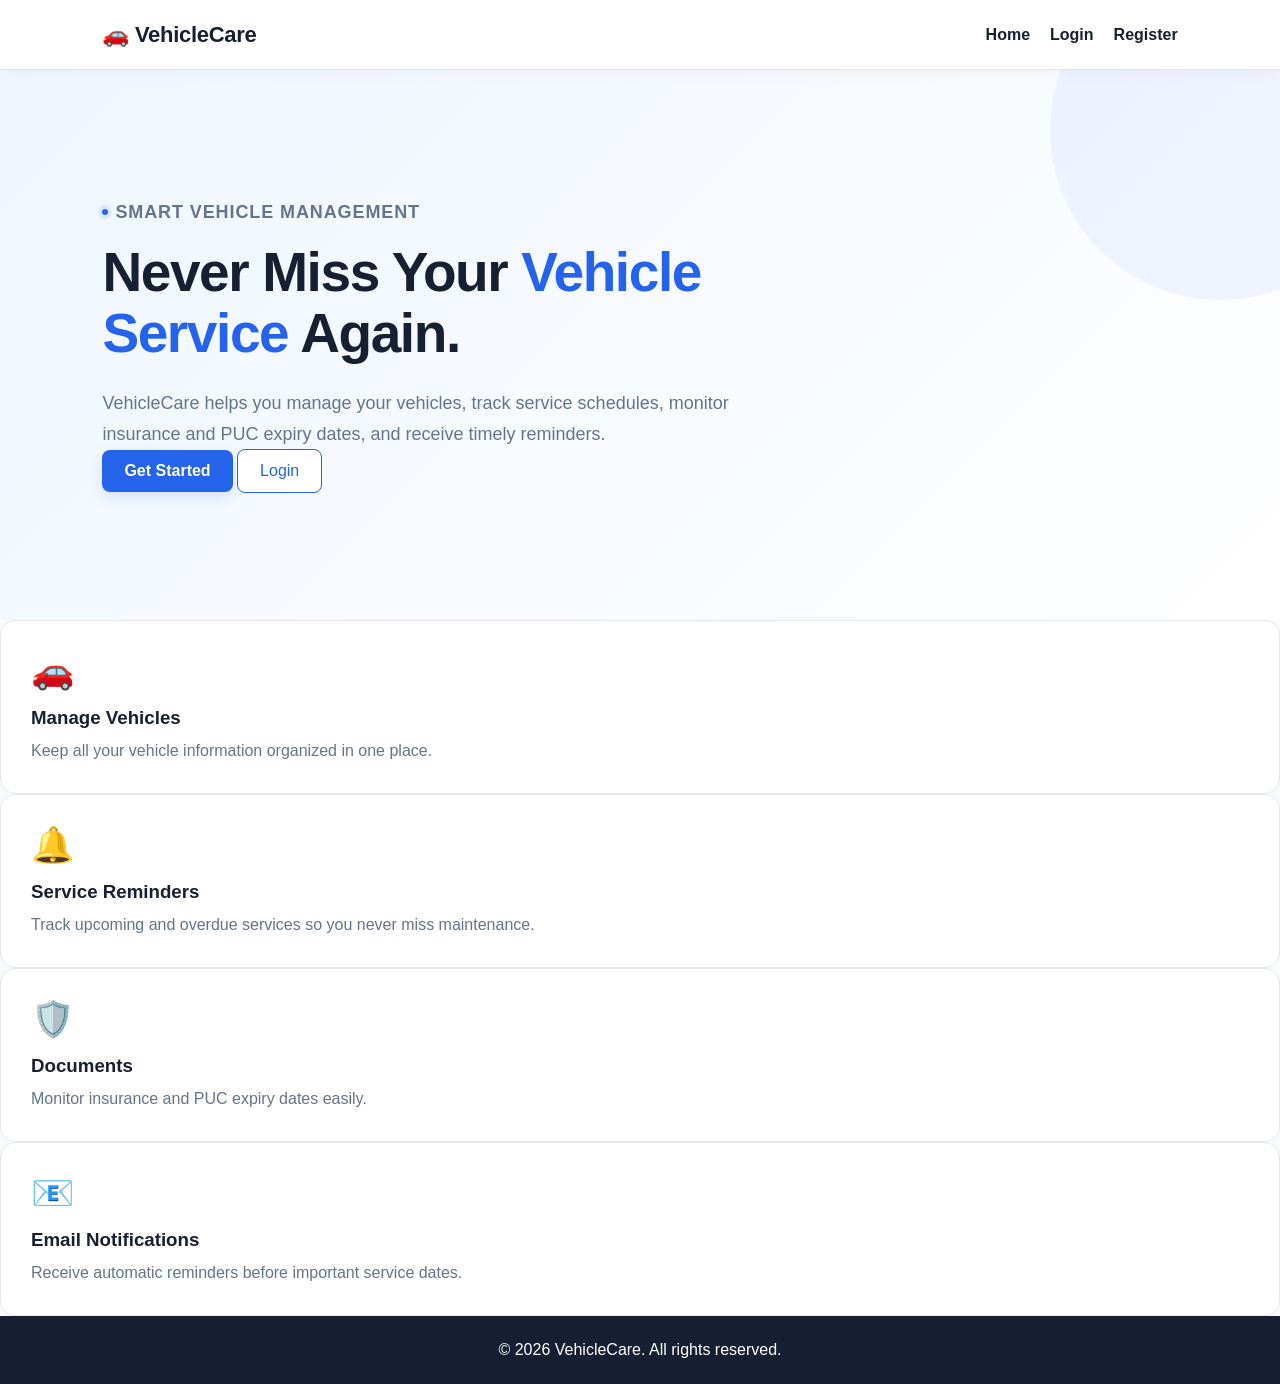
<file: frontend/index.html>
<!DOCTYPE html>
<html lang="en">

<head>
    <meta charset="UTF-8">
    <meta name="viewport" content="width=device-width, initial-scale=1.0">

    <title>VehicleCare - Vehicle Service Reminder</title>

    <link rel="stylesheet" href="css/style.css">
</head>

<body>

    <!-- NAVBAR -->

    <nav class="navbar">

        <div class="logo">
            🚗 VehicleCare
        </div>

        <div class="nav-links">

            <a href="index.html">
                Home
            </a>

            <a href="login.html">
                Login
            </a>

            <a href="register.html">
                Register
            </a>

        </div>

    </nav>


    <!-- HERO -->

    <main class="hero">

        <div class="hero-content">

            <p class="tag">
                SMART VEHICLE MANAGEMENT
            </p>

            <h1>
                Never Miss Your
                <span>Vehicle Service</span>
                Again.
            </h1>

            <p>
                VehicleCare helps you manage your vehicles,
                track service schedules, monitor insurance and
                PUC expiry dates, and receive timely reminders.
            </p>

            <div class="hero-actions">

                <a
                    href="register.html"
                    class="primary-btn"
                >
                    Get Started
                </a>

                <a
                    href="login.html"
                    class="secondary-btn"
                >
                    Login
                </a>

            </div>

        </div>

    </main>


    <!-- FEATURES -->

    <section class="features-section">

        <div class="feature-card">

            <div class="feature-icon">
                🚗
            </div>

            <h3>
                Manage Vehicles
            </h3>

            <p>
                Keep all your vehicle information
                organized in one place.
            </p>

        </div>


        <div class="feature-card">

            <div class="feature-icon">
                🔔
            </div>

            <h3>
                Service Reminders
            </h3>

            <p>
                Track upcoming and overdue services
                so you never miss maintenance.
            </p>

        </div>


        <div class="feature-card">

            <div class="feature-icon">
                🛡️
            </div>

            <h3>
                Documents
            </h3>

            <p>
                Monitor insurance and PUC expiry
                dates easily.
            </p>

        </div>


        <div class="feature-card">

            <div class="feature-icon">
                📧
            </div>

            <h3>
                Email Notifications
            </h3>

            <p>
                Receive automatic reminders before
                important service dates.
            </p>

        </div>

    </section>


    <!-- FOOTER -->

    <footer>

        <p>
            © 2026 VehicleCare. All rights reserved.
        </p>

    </footer>


</body>

</html>
</file>
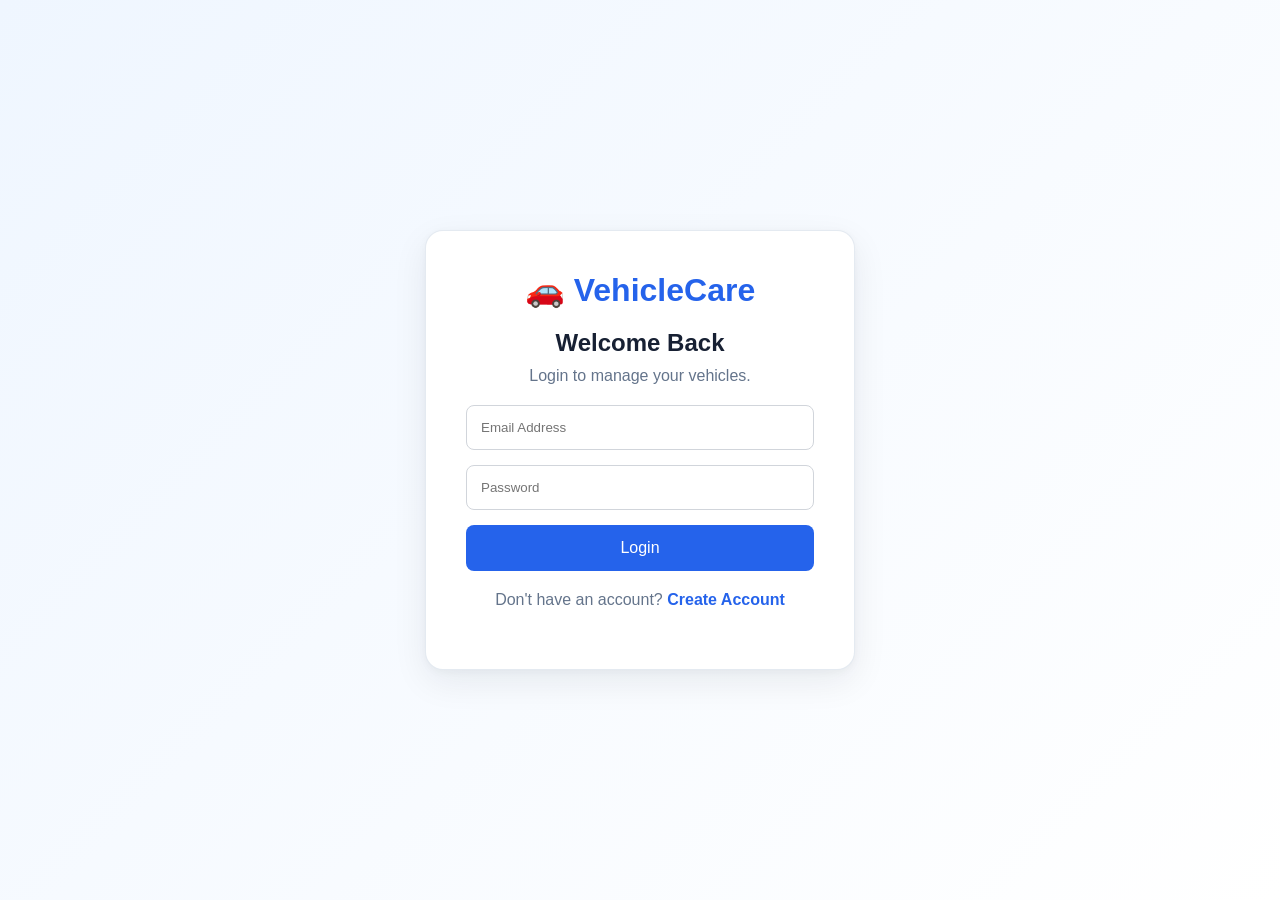
<file: frontend/dashboard.html>
<!DOCTYPE html>
<html lang="en">

<head>

    <meta charset="UTF-8">

    <meta
        name="viewport"
        content="width=device-width, initial-scale=1.0"
    >

    <title>Dashboard - VehicleCare</title>

    <link
        rel="stylesheet"
        href="css/style.css"
    >

    <style>

        /* ==========================
           DOCUMENT ALERTS
           ========================== */

        .document-alerts-section {
            margin-top: 30px;
        }

        .document-alert-grid {
            display: grid;
            grid-template-columns:
                repeat(2, minmax(0, 1fr));
            gap: 18px;
            margin-top: 18px;
        }

        .document-alert-card {
            background: #ffffff;
            border: 1px solid #e5e7eb;
            border-radius: 16px;
            padding: 20px;
            display: flex;
            align-items: center;
            gap: 16px;
        }

        .document-alert-icon {
            font-size: 30px;
            min-width: 45px;
        }

        .document-alert-content {
            flex: 1;
        }

        .document-alert-content h3 {
            margin: 0 0 6px;
        }

        .document-alert-content p {
            margin: 5px 0;
            color: #64748b;
        }

        .document-alert-status {
            display: inline-block;
            margin-top: 7px;
            padding: 6px 10px;
            border-radius: 20px;
            font-size: 12px;
            font-weight: 700;
        }

        .document-alert-overdue {
            border-left: 5px solid #ef4444;
        }

        .document-alert-due {
            border-left: 5px solid #f59e0b;
        }

        .document-alert-overdue
        .document-alert-status {
            background: #fee2e2;
            color: #b91c1c;
        }

        .document-alert-due
        .document-alert-status {
            background: #fef3c7;
            color: #92400e;
        }

        .no-document-alerts {
            background: #ffffff;
            border: 1px solid #e5e7eb;
            border-radius: 16px;
            padding: 25px;
            text-align: center;
        }

        .no-document-alerts-icon {
            font-size: 35px;
            margin-bottom: 8px;
        }

        @media (max-width: 800px) {

            .document-alert-grid {
                grid-template-columns: 1fr;
            }

        }

    </style>

</head>


<body>


    <!-- NAVBAR -->

    <nav class="navbar">

        <div class="logo">
            🚗 VehicleCare
        </div>

        <div class="nav-links">

            <a href="vehicles.html">
                My Vehicles
            </a>

            <button
                type="button"
                onclick="openAccountSettings()"
            >
                ⚙️ Account
            </button>

            <button
                type="button"
                onclick="logout()"
            >
                Logout
            </button>

        </div>

    </nav>


    <!-- DASHBOARD -->

    <main class="dashboard-page">


        <div class="dashboard-header">

            <p class="tag">
                VEHICLECARE DASHBOARD
            </p>

            <h1>

                Welcome,

                <span id="username">
                    User
                </span>!

            </h1>

            <p>
                Manage your vehicles and stay on top
                of every service.
            </p>

        </div>


        <!-- QUICK ACTION -->

        <div class="dashboard-actions">

            <a
                href="vehicles.html"
                class="primary-btn"
            >
                🚗 My Vehicles
            </a>

            <a
    href="notification-history.html"
    class="primary-btn"
>
    📧 Notification History
</a>

        </div>

        <!-- ==========================
     DASHBOARD STATUS CARDS
     ========================== -->

<section class="dashboard-status-section">

    <h2>
        📊 Overall Status
    </h2>

    <div class="dashboard-status-grid">

        <!-- VEHICLES -->

        <div
            class="dashboard-status-card"
            onclick="window.location.href='vehicles.html'"
        >

            <div class="dashboard-status-icon">
                🚗
            </div>

            <div class="dashboard-status-content">

                <h3>
                    My Vehicles
                </h3>

                <strong id="vehicleCount">
                    0
                </strong>

                <p>
                    Registered vehicles
                </p>

            </div>

        </div>


        <!-- SERVICES -->

        <div
            class="dashboard-status-card"
            onclick="window.location.href='vehicles.html'"
        >

            <div class="dashboard-status-icon">
                🔧
            </div>

            <div class="dashboard-status-content">

                <h3>
                    Service Alerts
                </h3>

                <strong id="serviceAlertCount">
                    0
                </strong>

                <p>
                    Need attention
                </p>

            </div>

        </div>


        <!-- INSURANCE -->

        <div
            class="dashboard-status-card"
            onclick="window.location.href='vehicles.html'"
        >

            <div class="dashboard-status-icon">
                🛡️
            </div>

            <div class="dashboard-status-content">

                <h3>
                    Insurance Alerts
                </h3>

                <strong id="insuranceAlertCount">
                    0
                </strong>

                <p>
                    Expired or expiring
                </p>

            </div>

        </div>


        <!-- PUC -->

        <div
            class="dashboard-status-card"
            onclick="window.location.href='vehicles.html'"
        >

            <div class="dashboard-status-icon">
                📄
            </div>

            <div class="dashboard-status-content">

                <h3>
                    PUC Alerts
                </h3>

                <strong id="pucAlertCount">
                    0
                </strong>

                <p>
                    Expired or expiring
                </p>

            </div>

        </div>

    </div>

</section>


        <!-- SERVICE SUMMARY -->

        <section class="reminder-section">

            <h2>
                🔔 Service Reminder Summary
            </h2>


            <div class="reminder-grid">


                <!-- OVERDUE -->

                <div class="reminder-card overdue-card">

                    <div class="reminder-icon">
                        🔴
                    </div>

                    <div>

                        <h3>
                            Overdue
                        </h3>

                        <strong id="overdueCount">
                            0
                        </strong>

                        <p>
                            Services need attention
                        </p>

                    </div>

                </div>


                <!-- DUE SOON -->

                <div class="reminder-card due-card">

                    <div class="reminder-icon">
                        🟡
                    </div>

                    <div>

                        <h3>
                            Due Soon
                        </h3>

                        <strong id="dueSoonCount">
                            0
                        </strong>

                        <p>
                            Services coming soon
                        </p>

                    </div>

                </div>


                <!-- UPCOMING -->

                <div class="reminder-card upcoming-card">

                    <div class="reminder-icon">
                        🟢
                    </div>

                    <div>

                        <h3>
                            Upcoming
                        </h3>

                        <strong id="upcomingCount">
                            0
                        </strong>

                        <p>
                            Future service schedules
                        </p>

                    </div>

                </div>

            </div>

        </section>


        <!-- SERVICE ALERTS -->

        <section class="alerts-section">

            <h2>
                🔧 Service Alerts
            </h2>

            <div id="serviceAlerts">

                <p>
                    Loading service reminders...
                </p>

            </div>

        </section>


        <!-- INSURANCE & PUC ALERTS -->

        <section class="alerts-section document-alerts-section">

            <h2>
                🛡️ Insurance & PUC Alerts
            </h2>

            <div id="documentAlerts">

                <p>
                    Loading insurance and PUC alerts...
                </p>

            </div>

        </section>


    </main>


    <!-- ACCOUNT SETTINGS MODAL -->

    <div
        id="accountModal"
        class="account-modal"
        style="display:none;"
    >

        <div class="account-modal-card">

            <button
                type="button"
                class="account-close"
                onclick="closeAccountSettings()"
            >
                ×
            </button>

            <p class="tag">
                ACCOUNT SETTINGS
            </p>

            <h2>
                ⚙️ Update Email
            </h2>

            <p class="account-description">
                Service reminders will be sent to this email.
            </p>

            <label>
                Current Email
            </label>

            <input
                type="email"
                id="currentEmail"
                readonly
            >

            <label>
                New Email
            </label>

            <input
                type="email"
                id="newEmail"
                placeholder="Enter your real email"
                autocomplete="email"
            >

            <label>
                Confirm New Email
            </label>

            <input
                type="email"
                id="confirmEmail"
                placeholder="Re-enter your email"
                autocomplete="email"
            >

            <p
                id="emailMessage"
                class="account-message"
            ></p>

            <div class="account-actions">

                <button
                    type="button"
                    class="secondary-btn"
                    onclick="closeAccountSettings()"
                >
                    Cancel
                </button>

                <button
                    type="button"
                    class="primary-btn"
                    id="updateEmailButton"
                    onclick="updateEmail()"
                >
                    Update Email
                </button>
                <button
    type="button"
    class="primary-btn"
    id="testEmailButton"
    onclick="sendTestEmail()"
>
    Send Test Email
</button>
                <button
                    type="button"
                    class="primary-btn"
                    id="testEmailButton"
                    onclick="sendTestEmail()"
                >
                    Send Test Email
                </button>
            </div>

        </div>

    </div>


    <script src="js/dashboard.js"></script>

</body>

</html>
</file>
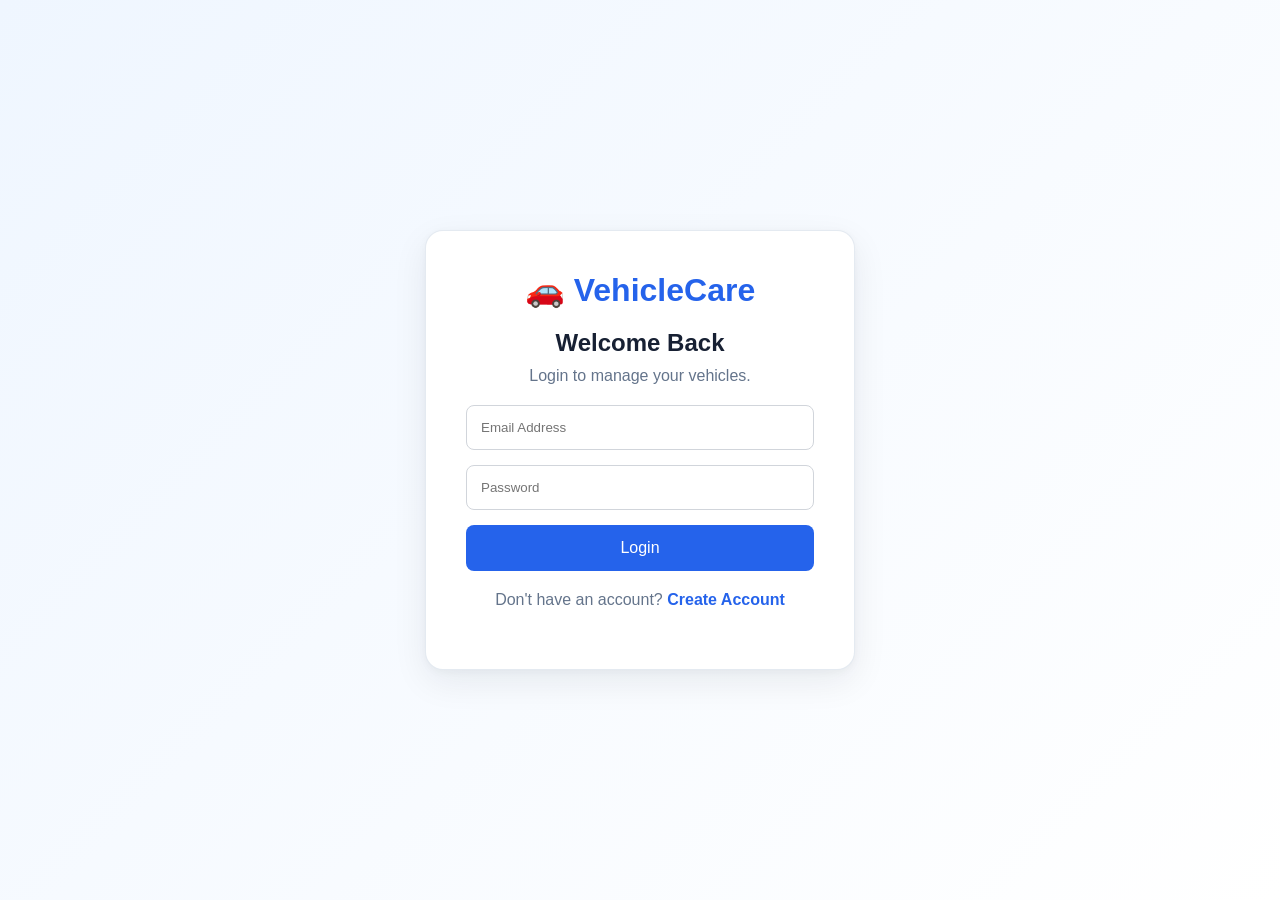
<file: frontend/documents.html>
<!DOCTYPE html>
<html lang="en">

<head>

    <meta charset="UTF-8">

    <meta
        name="viewport"
        content="width=device-width, initial-scale=1.0"
    >

    <title>Vehicle Documents - VehicleCare</title>

    <link
        rel="stylesheet"
        href="css/style.css"
    >

    <style>

        .documents-page {
            min-height: 100vh;
            padding: 50px 8%;
            background: #f8fafc;
        }

        .documents-header {
            margin-bottom: 30px;
        }

        .documents-header h1 {
            font-size: 40px;
            margin: 8px 0;
        }

        .documents-header p {
            color: #64748b;
        }

        .document-grid {
            display: grid;
            grid-template-columns:
                repeat(2, minmax(0, 1fr));
            gap: 25px;
        }

        .document-card {
            background: #ffffff;
            border: 1px solid #e5e7eb;
            border-radius: 16px;
            padding: 25px;
        }

        .document-card h2 {
            margin-top: 0;
        }

        .document-card label {
            display: block;
            margin-top: 14px;
            margin-bottom: 6px;
            font-weight: 600;
        }

        .document-card input {
            width: 100%;
            box-sizing: border-box;
            padding: 11px;
            border: 1px solid #d1d5db;
            border-radius: 8px;
        }

        .document-status {
            display: inline-block;
            margin: 15px 0;
            padding: 7px 13px;
            border-radius: 20px;
            font-weight: 700;
            font-size: 13px;
        }

        .document-valid {
            background: #dcfce7;
            color: #166534;
        }

        .document-due {
            background: #fef3c7;
            color: #92400e;
        }

        .document-overdue {
            background: #fee2e2;
            color: #b91c1c;
        }

        .document-actions {
            display: flex;
            gap: 10px;
            flex-wrap: wrap;
            margin-top: 18px;
        }

        .document-message {
            min-height: 20px;
            margin-top: 12px;
        }

        .document-file {
            margin-top: 12px;
            color: #475569;
            font-size: 14px;
        }

        @media (max-width: 800px) {
            .document-grid {
                grid-template-columns: 1fr;
            }

            .documents-page {
                padding: 35px 5%;
            }
        }

    </style>

</head>

<body>

    <nav class="navbar">

        <div class="logo">
            🚗 VehicleCare
        </div>

        <div class="nav-links">

            <a href="dashboard.html">
                Dashboard
            </a>

            <a href="vehicles.html">
                My Vehicles
            </a>

            <button onclick="logout()">
                Logout
            </button>

        </div>

    </nav>


    <main class="documents-page">

        <div class="documents-header">

            <p class="tag">
                VEHICLE DOCUMENTS
            </p>

            <h1>
                🛡️ Insurance & PUC
            </h1>

            <p id="vehicleInfo">
                Loading vehicle...
            </p>

        </div>


        <div class="document-grid">


            <!-- INSURANCE -->

            <section class="document-card">

                <h2>
                    🛡️ Insurance
                </h2>

                <span
                    id="insuranceStatus"
                    class="document-status document-valid"
                >
                    Not Added
                </span>

                <form id="insuranceForm">

                    <label>
                        Policy Number
                    </label>

                    <input
                        type="text"
                        id="insuranceNumber"
                        placeholder="Policy number"
                    >

                    <label>
                        Insurance Provider
                    </label>

                    <input
                        type="text"
                        id="insuranceProvider"
                        placeholder="Provider name"
                    >

                    <label>
                        Issue Date
                    </label>

                    <input
                        type="date"
                        id="insuranceIssueDate"
                    >

                    <label>
                        Expiry Date *
                    </label>

                    <input
                        type="date"
                        id="insuranceExpiryDate"
                        required
                    >

                    <label>
                        Insurance Document
                    </label>

                    <input
                        type="file"
                        id="insuranceFile"
                        accept=".pdf,.png,.jpg,.jpeg"
                    >

                    <p
                        id="insuranceFileName"
                        class="document-file"
                    ></p>

                    <p
                        id="insuranceMessage"
                        class="document-message"
                    ></p>

                    <div class="document-actions">

                        <button
                            type="submit"
                            class="primary-btn"
                        >
                            Save Insurance
                        </button>

                        <button
                            type="button"
                            class="secondary-btn"
                            onclick="deleteDocument('INSURANCE')"
                        >
                            Delete
                        </button>

                    </div>

                </form>

            </section>


            <!-- PUC -->

            <section class="document-card">

                <h2>
                    📄 PUC
                </h2>

                <span
                    id="pucStatus"
                    class="document-status document-valid"
                >
                    Not Added
                </span>

                <form id="pucForm">

                    <label>
                        Certificate Number
                    </label>

                    <input
                        type="text"
                        id="pucNumber"
                        placeholder="PUC certificate number"
                    >

                    <label>
                        Issuing Center
                    </label>

                    <input
                        type="text"
                        id="pucProvider"
                        placeholder="PUC center"
                    >

                    <label>
                        Issue Date
                    </label>

                    <input
                        type="date"
                        id="pucIssueDate"
                    >

                    <label>
                        Expiry Date *
                    </label>

                    <input
                        type="date"
                        id="pucExpiryDate"
                        required
                    >

                    <label>
                        PUC Document
                    </label>

                    <input
                        type="file"
                        id="pucFile"
                        accept=".pdf,.png,.jpg,.jpeg"
                    >

                    <p
                        id="pucFileName"
                        class="document-file"
                    ></p>

                    <p
                        id="pucMessage"
                        class="document-message"
                    ></p>

                    <div class="document-actions">

                        <button
                            type="submit"
                            class="primary-btn"
                        >
                            Save PUC
                        </button>

                        <button
                            type="button"
                            class="secondary-btn"
                            onclick="deleteDocument('PUC')"
                        >
                            Delete
                        </button>

                    </div>

                </form>

            </section>

        </div>

    </main>


    <script src="js/documents.js"></script>

</body>

</html>
</file>
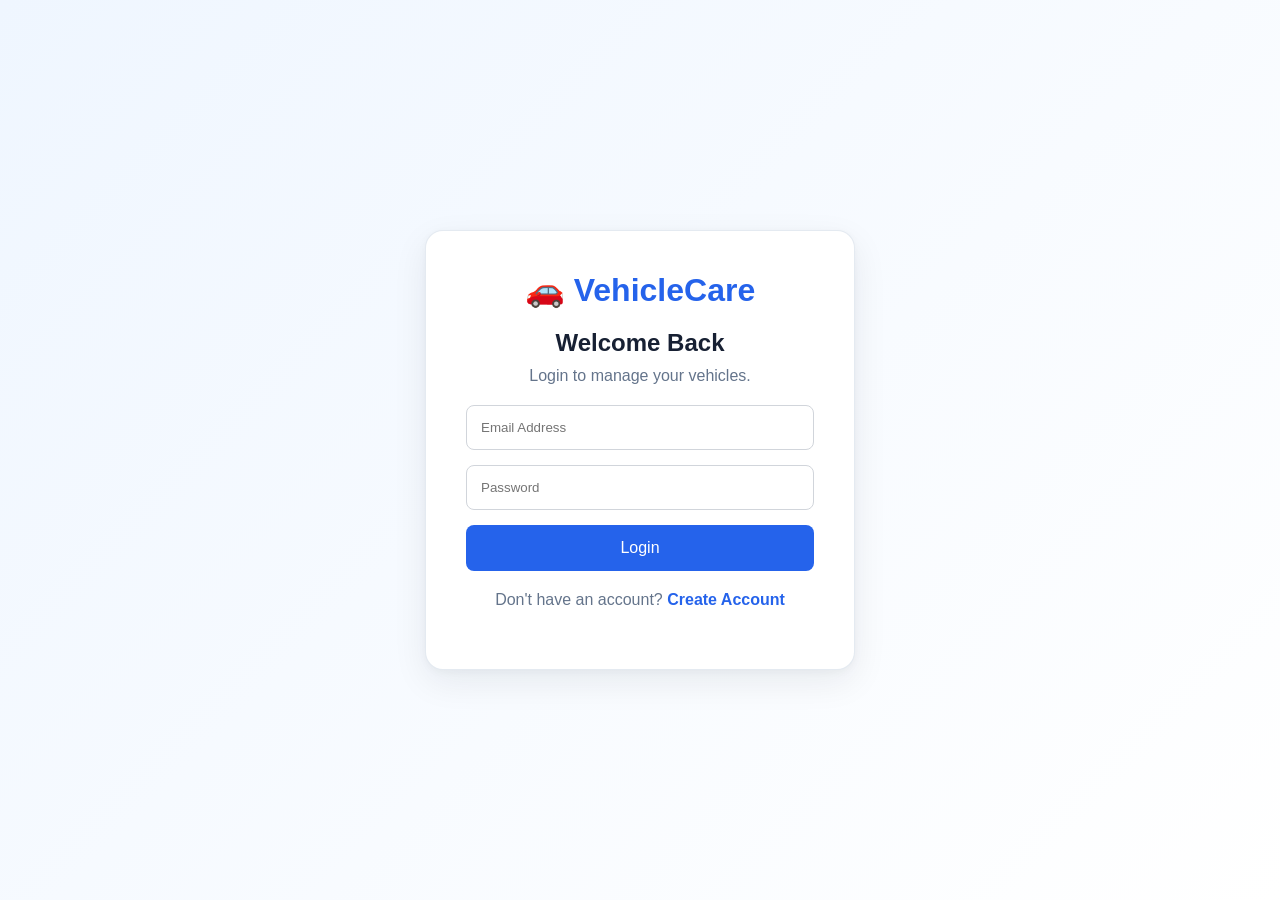
<file: frontend/login.html>
<!DOCTYPE html>
<html lang="en">
<head>
    <meta charset="UTF-8">
    <meta name="viewport" content="width=device-width, initial-scale=1.0">

    <title>Login - VehicleCare</title>

    <link rel="stylesheet" href="css/style.css">
</head>

<body>

<div class="auth-container">

    <div class="auth-card">

        <h1>🚗 VehicleCare</h1>

        <h2>Welcome Back</h2>

        <p>Login to manage your vehicles.</p>

        <form id="loginForm">

            <input
                type="email"
                id="email"
                placeholder="Email Address"
                required
            >

            <input
                type="password"
                id="password"
                placeholder="Password"
                required
            >

            <button type="submit">
                Login
            </button>

        </form>

        <p id="message"></p>

        <p>
            Don't have an account?
            <a href="register.html">Create Account</a>
        </p>

    </div>

</div>

<script src="js/auth.js"></script>

</body>
</html>
</file>
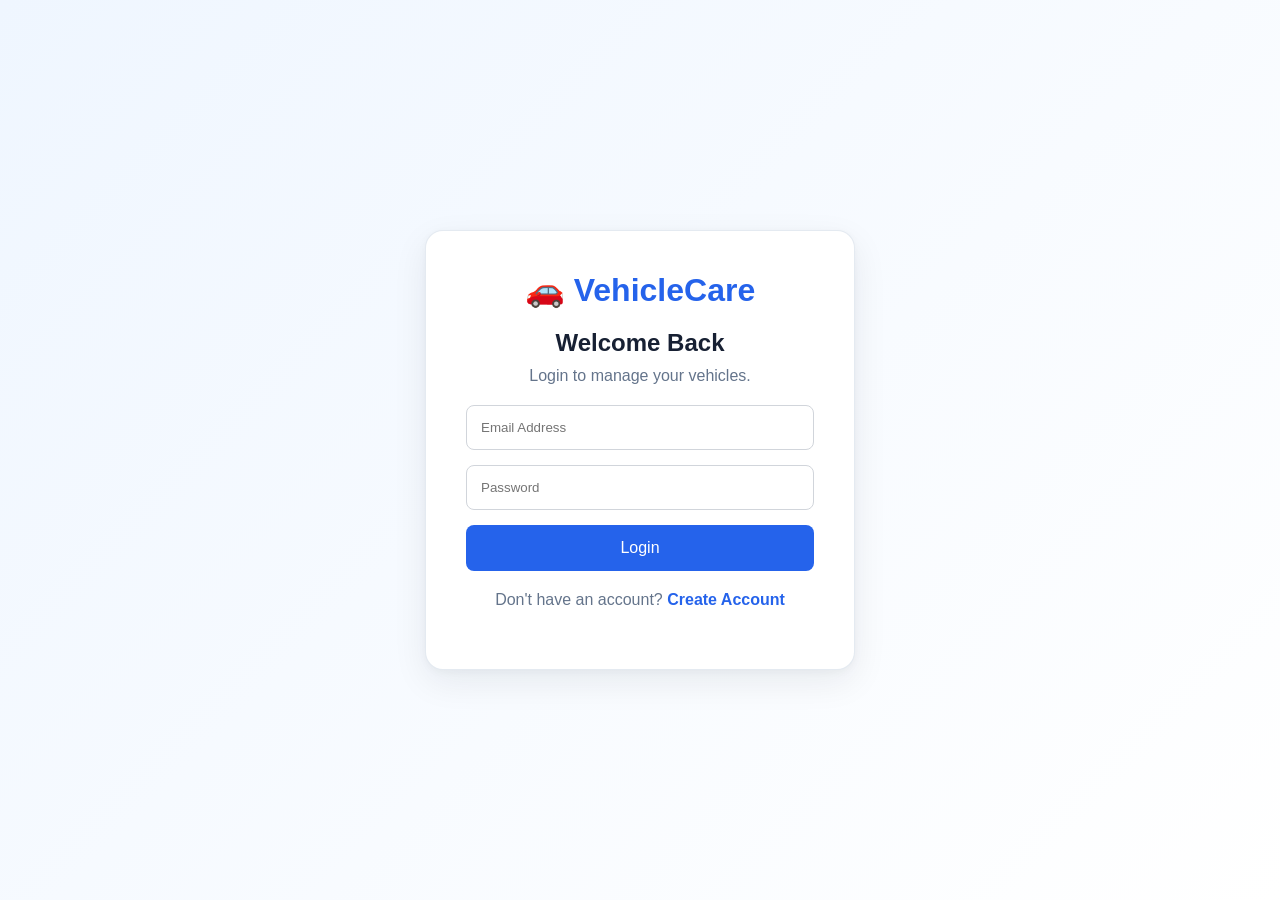
<file: frontend/notification-history.html>
<!DOCTYPE html>
<html lang="en">

<head>

    <meta charset="UTF-8">

    <meta
        name="viewport"
        content="width=device-width, initial-scale=1.0"
    >

    <title>Notification History - VehicleCare</title>

    <link
        rel="stylesheet"
        href="css/style.css"
    >

</head>

<body>


<nav class="navbar">

    <div class="logo">
        🚗 VehicleCare
    </div>


    <div class="nav-links">

        <a href="dashboard.html">
            Dashboard
        </a>

        <a href="vehicles.html">
            My Vehicles
        </a>

        <button onclick="logout()">
            Logout
        </button>

    </div>

</nav>


<main class="services-page">

    <div class="page-header">

        <div>

            <p class="tag">
                VEHICLECARE NOTIFICATIONS
            </p>

            <h1>
                📧 Notification History
            </h1>

            <p>
                View all automatic service,
                insurance and PUC reminder emails.
            </p>

        </div>

    </div>


    <div class="service-form">

        <input
            type="search"
            id="notificationSearch"
            placeholder="🔍 Search notifications..."
        >

    </div>


    <section>

        <div id="notificationList">

            <p>
                Loading notification history...
            </p>

        </div>

    </section>

</main>


<script src="js/notification-history.js"></script>

</body>

</html>
</file>
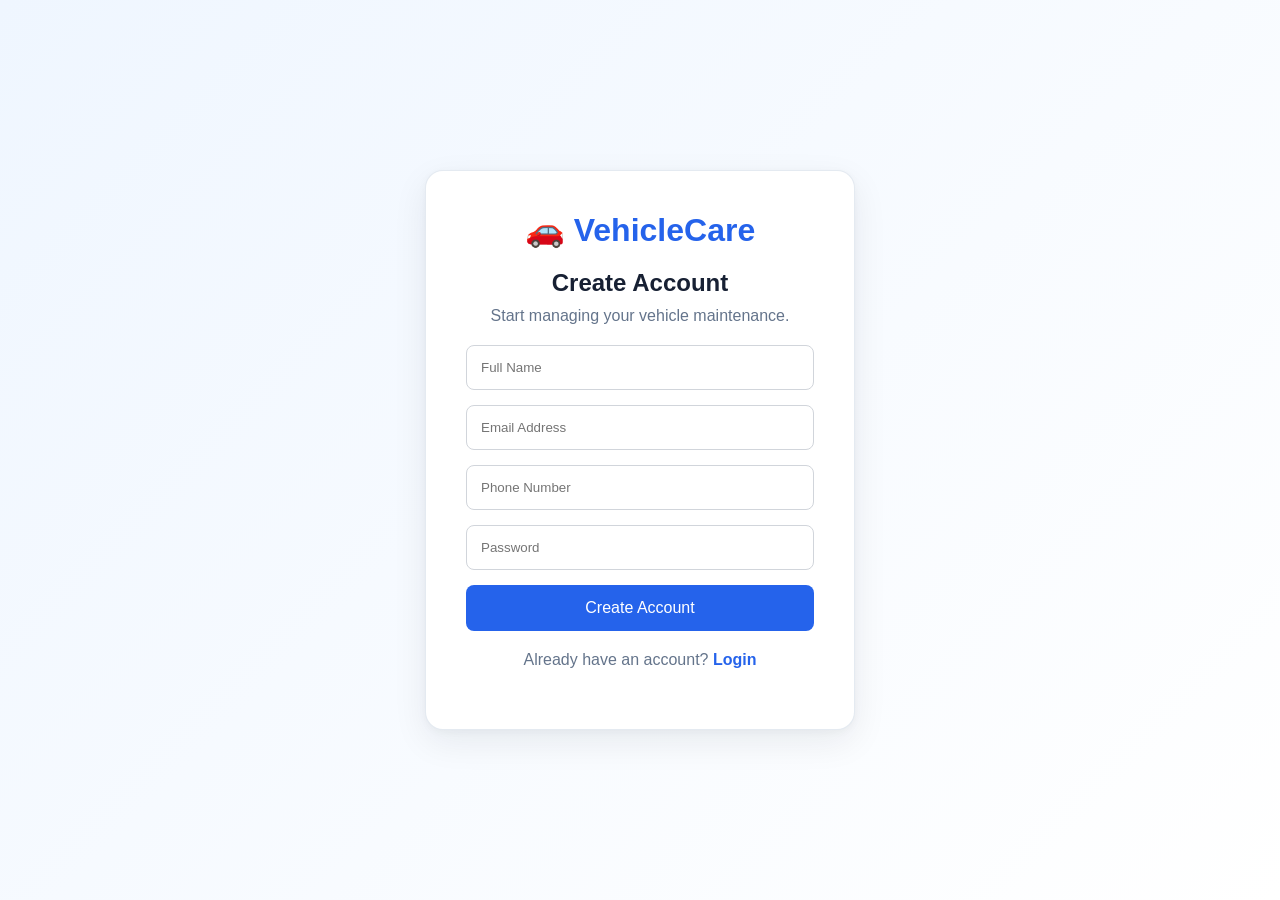
<file: frontend/register.html>
<!DOCTYPE html>
<html lang="en">
<head>
    <meta charset="UTF-8">
    <meta name="viewport" content="width=device-width, initial-scale=1.0">
    <title>Register - VehicleCare</title>
    <link rel="stylesheet" href="css/style.css">
</head>

<body>

<div class="auth-container">

    <div class="auth-card">

        <h1>🚗 VehicleCare</h1>
        <h2>Create Account</h2>
        <p>Start managing your vehicle maintenance.</p>

        <form id="registerForm">

            <input
                type="text"
                id="name"
                placeholder="Full Name"
                required
            >

            <input
                type="email"
                id="email"
                placeholder="Email Address"
                required
            >

            <input
                type="tel"
                id="phone"
                placeholder="Phone Number"
            >

            <input
                type="password"
                id="password"
                placeholder="Password"
                required
            >

            <button type="submit">
                Create Account
            </button>

        </form>

        <p id="message"></p>

        <p>
            Already have an account?
            <a href="index.html">Login</a>
        </p>

    </div>

</div>

<script src="js/auth.js"></script>

</body>
</html>
</file>
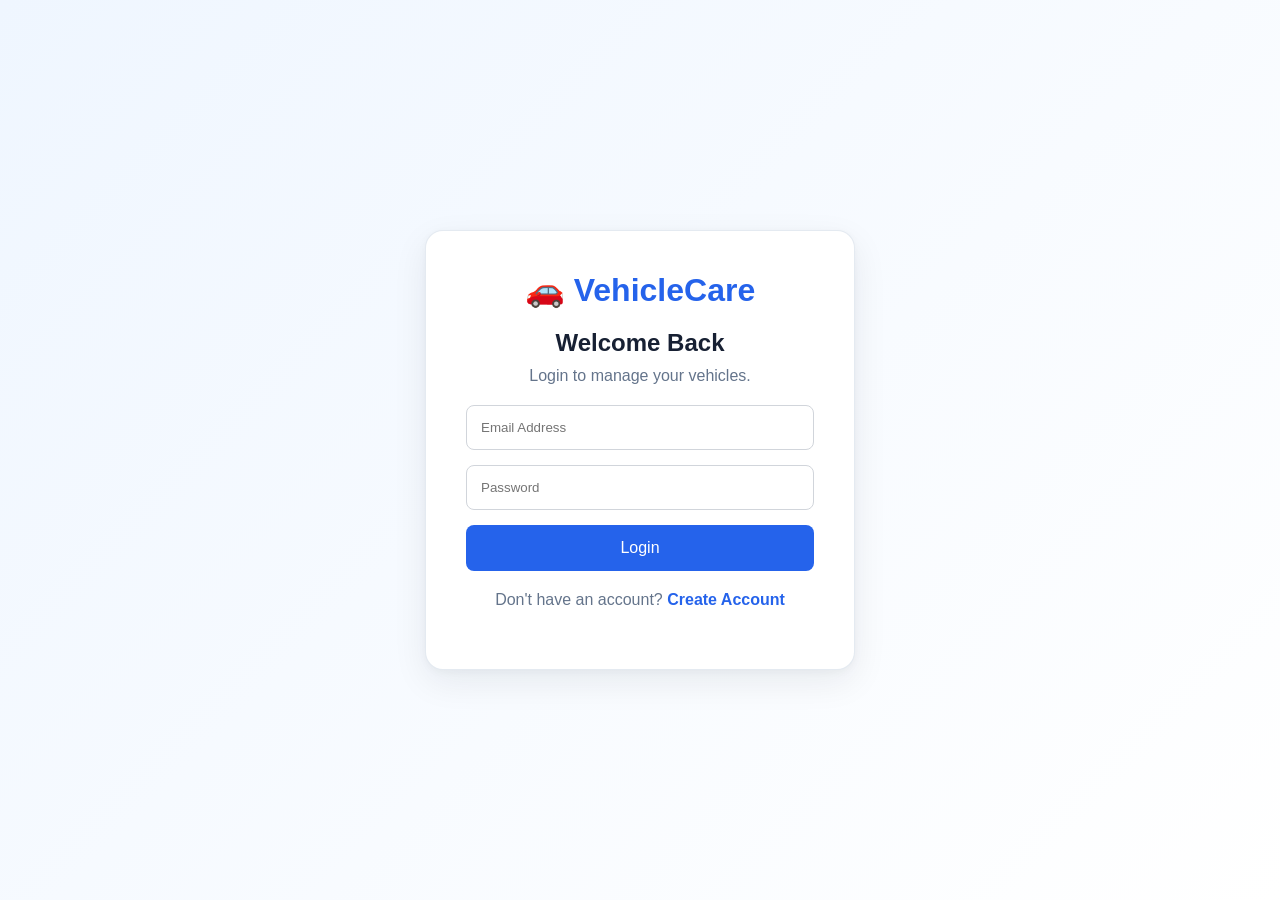
<file: frontend/services.html>
<!DOCTYPE html>
<html lang="en">

<head>

    <meta charset="UTF-8">

    <meta
        name="viewport"
        content="width=device-width, initial-scale=1.0"
    >

    <title>Service Schedule - VehicleCare</title>

    <link
        rel="stylesheet"
        href="css/style.css"
    >

    <style>

        /* ==========================
           SERVICE SUMMARY
           ========================== */

        .service-summary-section {
            margin: 25px 0;
        }

        .service-summary-grid {
            display: grid;
            grid-template-columns:
                repeat(4, minmax(0, 1fr));
            gap: 15px;
        }

        .service-summary-card {
            padding: 20px;
            border-radius: 15px;
            background: #ffffff;
            border: 1px solid #e5e7eb;
        }

        .service-summary-card span {
            display: block;
            color: #64748b;
            font-size: 13px;
            margin-bottom: 7px;
        }

        .service-summary-card strong {
            display: block;
            font-size: 28px;
        }

        .summary-overdue strong {
            color: #dc2626;
        }

        .summary-due strong {
            color: #d97706;
        }

        .summary-upcoming strong {
            color: #16a34a;
        }


        /* ==========================
           SEARCH
           ========================== */

        .service-filter-section {
            margin: 25px 0;
        }

        .service-search {
            width: 100%;
            max-width: 600px;
            padding: 14px 18px;
            border: 1px solid #d1d5db;
            border-radius: 12px;
            font-size: 15px;
            box-sizing: border-box;
        }


        /* ==========================
           SERVICE CARD
           ========================== */

        .service-card {
            position: relative;
        }

        .service-card-actions {
            display: flex;
            gap: 10px;
            flex-wrap: wrap;
            margin-top: 18px;
        }

        .service-card-actions button {
            cursor: pointer;
        }


        /* ==========================
           STATUS GROUP
           ========================== */

        .service-group {
            margin-top: 30px;
        }

        .service-group-title {
            display: flex;
            align-items: center;
            gap: 10px;
            margin-bottom: 15px;
        }

        .service-group-title h2 {
            margin: 0;
        }

        .service-group-count {
            display: inline-flex;
            align-items: center;
            justify-content: center;
            min-width: 28px;
            height: 28px;
            padding: 0 8px;
            border-radius: 20px;
            font-size: 13px;
            font-weight: 700;
        }

        .count-overdue {
            background: #fee2e2;
            color: #991b1b;
        }

        .count-due {
            background: #fef3c7;
            color: #92400e;
        }

        .count-upcoming {
            background: #dcfce7;
            color: #166534;
        }


        /* ==========================
           EMPTY
           ========================== */

        .service-empty {
            padding: 30px;
            text-align: center;
            background: #f8fafc;
            border-radius: 14px;
            border: 1px solid #e5e7eb;
        }


        /* ==========================
           RESPONSIVE
           ========================== */

        @media (max-width: 900px) {

            .service-summary-grid {
                grid-template-columns:
                    repeat(2, minmax(0, 1fr));
            }

        }


        @media (max-width: 600px) {

            .service-summary-grid {
                grid-template-columns: 1fr;
            }

        }

    </style>

</head>


<body>


    <!-- NAVBAR -->

    <nav class="navbar">

        <div class="logo">
            🚗 VehicleCare
        </div>


        <div class="nav-links">

            <a href="dashboard.html">
                Dashboard
            </a>


            <a href="vehicles.html">
                My Vehicles
            </a>


            <button
                type="button"
                onclick="logout()"
            >
                Logout
            </button>

        </div>

    </nav>


    <!-- MAIN -->

    <main class="services-page">


        <!-- HEADER -->

        <div class="page-header">

            <div>

                <p class="tag">
                    VEHICLE MAINTENANCE
                </p>


                <h1>
                    Service Schedule
                </h1>


                <p>
                    Track maintenance and never miss
                    your next service.
                </p>

            </div>


            <button
                type="button"
                class="primary-btn"
                onclick="openServiceForm()"
            >
                + Add Service
            </button>

        </div>


        <!-- SUMMARY -->

        <section class="service-summary-section">

            <div class="service-summary-grid">


                <div class="service-summary-card">

                    <span>
                        🔧 Total Services
                    </span>

                    <strong id="totalServiceCount">
                        0
                    </strong>

                </div>


                <div
                    class="service-summary-card summary-overdue"
                >

                    <span>
                        🔴 Overdue
                    </span>

                    <strong id="overdueServiceCount">
                        0
                    </strong>

                </div>


                <div
                    class="service-summary-card summary-due"
                >

                    <span>
                        🟡 Due Soon
                    </span>

                    <strong id="dueSoonServiceCount">
                        0
                    </strong>

                </div>


                <div
                    class="service-summary-card summary-upcoming"
                >

                    <span>
                        🟢 Upcoming
                    </span>

                    <strong id="upcomingServiceCount">
                        0
                    </strong>

                </div>

            </div>

        </section>


        <!-- SEARCH -->

        <section class="service-filter-section">

            <input
                type="search"
                id="serviceSearch"
                class="service-search"
                placeholder="🔍 Search service type, center or notes..."
                autocomplete="off"
            >

        </section>


        <!-- SERVICE FORM -->

        <div
            id="serviceForm"
            class="service-form"
            style="display: none;"
        >

            <h2 id="serviceFormTitle">
                Add Service
            </h2>


            <form id="addServiceForm">


                <select
                    id="service_type"
                    required
                >

                    <option value="">
                        Select Service Type
                    </option>

                    <option value="General Service">
                        General Service
                    </option>

                    <option value="Oil Change">
                        Oil Change
                    </option>

                    <option value="Brake Service">
                        Brake Service
                    </option>

                    <option value="Tyre Service">
                        Tyre Service
                    </option>

                    <option value="Battery Service">
                        Battery Service
                    </option>

                    <option value="AC Service">
                        AC Service
                    </option>

                    <option value="Engine Service">
                        Engine Service
                    </option>

                    <option value="Other">
                        Other
                    </option>

                </select>


                <label>
                    Service Date
                </label>


                <input
                    type="date"
                    id="service_date"
                    required
                >


                <input
                    type="number"
                    id="service_km"
                    placeholder="Service KM"
                    min="0"
                >


                <label>
                    Next Service Date
                </label>


                <input
                    type="date"
                    id="next_service_date"
                >


                <input
                    type="number"
                    id="next_service_km"
                    placeholder="Next Service KM"
                    min="0"
                >


                <input
                    type="number"
                    id="cost"
                    placeholder="Service Cost ₹"
                    min="0"
                    step="0.01"
                >


                <input
                    type="text"
                    id="service_center"
                    placeholder="Service Center"
                >


                <textarea
                    id="notes"
                    placeholder="Notes"
                    rows="4"
                ></textarea>


                <select id="status">

                    <option value="Completed">
                        Completed
                    </option>

                    <option value="Scheduled">
                        Scheduled
                    </option>

                    <option value="Pending">
                        Pending
                    </option>

                </select>


                <div class="form-buttons">

                    <button
                        type="submit"
                        class="primary-btn"
                        id="serviceSubmitButton"
                    >
                        Add Service
                    </button>


                    <button
                        type="button"
                        class="secondary-btn"
                        onclick="closeServiceForm()"
                    >
                        Cancel
                    </button>

                </div>

            </form>


            <p id="serviceMessage"></p>

        </div>


        <!-- SERVICE HISTORY -->

        <section>

            <h2 class="section-title">
                📋 Service History
            </h2>


            <div id="serviceList">

                <p>
                    Loading services...
                </p>

            </div>

        </section>

    </main>


    <script src="js/services.js"></script>

</body>

</html>
</file>
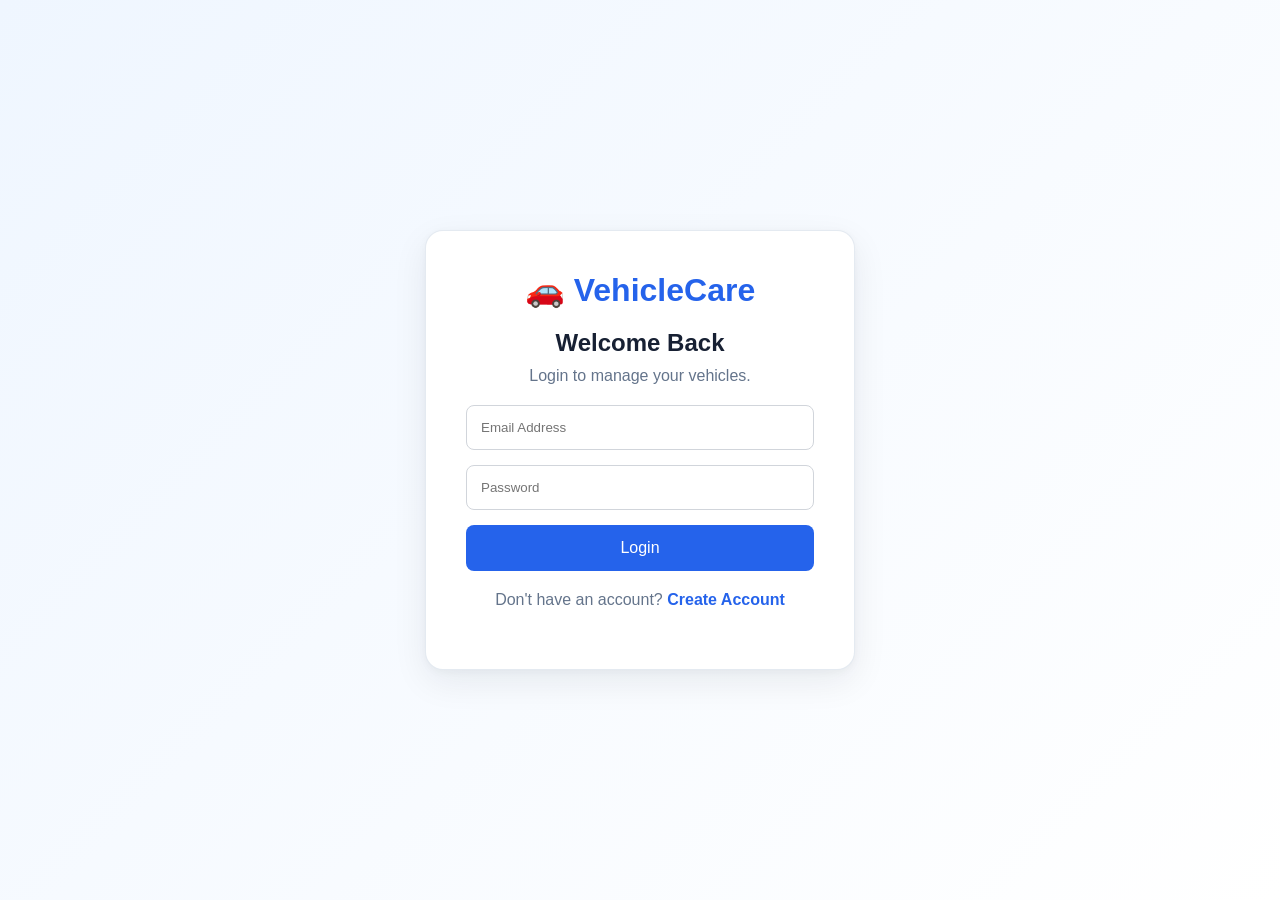
<file: frontend/vehicle-details.html>
<!DOCTYPE html>
<html lang="en">

<head>

    <meta charset="UTF-8">

    <meta
        name="viewport"
        content="width=device-width, initial-scale=1.0"
    >

    <title>Vehicle Details - VehicleCare</title>

    <link
        rel="stylesheet"
        href="css/style.css"
    >

    <style>

        /* ==========================
           SERVICE OVERVIEW
           ========================== */

        .service-overview-card {
            margin-top: 25px;
            background: #ffffff;
            border: 1px solid #e5e7eb;
            border-radius: 16px;
            padding: 25px;
        }

        .service-overview-card h2 {
            margin-top: 0;
            margin-bottom: 8px;
        }

        .service-overview-subtitle {
            color: #64748b;
            margin-bottom: 22px;
        }

        .service-summary-grid {
            display: grid;
            grid-template-columns:
                repeat(4, minmax(0, 1fr));
            gap: 15px;
        }

        .service-summary-box {
            padding: 18px;
            border-radius: 12px;
            background: #f8fafc;
            border: 1px solid #e5e7eb;
        }

        .service-summary-box span {
            display: block;
            color: #64748b;
            font-size: 13px;
            margin-bottom: 7px;
        }

        .service-summary-box strong {
            display: block;
            font-size: 24px;
        }

        .next-service-box {
            margin-top: 20px;
            padding: 18px;
            border-radius: 12px;
            background: #f8fafc;
            border: 1px solid #e5e7eb;
        }

        .next-service-box h3 {
            margin-top: 0;
        }

        .next-service-box p {
            margin: 7px 0;
        }


        /* ==========================
           DOCUMENT SUMMARY
           ========================== */

        .documents-card {
            margin-top: 25px;
            background: #ffffff;
            border: 1px solid #e5e7eb;
            border-radius: 16px;
            padding: 25px;
        }

        .documents-card h2 {
            margin-top: 0;
            margin-bottom: 8px;
        }

        .documents-subtitle {
            color: #64748b;
            margin-bottom: 22px;
        }

        .document-summary-grid {
            display: grid;
            grid-template-columns:
                repeat(2, minmax(0, 1fr));
            gap: 18px;
        }

        .document-summary {
            border: 1px solid #e5e7eb;
            border-radius: 12px;
            padding: 20px;
            background: #f8fafc;
        }

        .document-summary h3 {
            margin: 0 0 12px;
        }

        .document-summary p {
            margin: 7px 0;
        }

        .document-summary strong {
            color: #111827;
        }

        .document-status-badge {
            display: inline-block;
            margin-top: 10px;
            padding: 7px 12px;
            border-radius: 20px;
            font-size: 13px;
            font-weight: 700;
        }

        .status-valid {
            background: #dcfce7;
            color: #166534;
        }

        .status-due {
            background: #fef3c7;
            color: #92400e;
        }

        .status-overdue {
            background: #fee2e2;
            color: #b91c1c;
        }

        .status-not-added {
            background: #e5e7eb;
            color: #374151;
        }

        .document-manage-actions {
            margin-top: 22px;
        }


        /* ==========================
           RESPONSIVE
           ========================== */

        @media (max-width: 900px) {

            .service-summary-grid {
                grid-template-columns:
                    repeat(2, minmax(0, 1fr));
            }

        }

        @media (max-width: 700px) {

            .document-summary-grid {
                grid-template-columns: 1fr;
            }

            .service-summary-grid {
                grid-template-columns: 1fr;
            }

        }

    </style>

</head>


<body>


    <!-- NAVBAR -->

    <nav class="navbar">

        <div class="logo">
            🚗 VehicleCare
        </div>


        <div class="nav-links">

            <a href="dashboard.html">
                Dashboard
            </a>


            <a href="vehicles.html">
                My Vehicles
            </a>


            <button
                type="button"
                onclick="logout()"
            >
                Logout
            </button>

        </div>

    </nav>


    <!-- MAIN -->

    <main class="vehicle-details-page">


        <!-- BACK -->

        <div class="details-header">

            <button
                class="secondary-btn"
                type="button"
                onclick="goBack()"
            >
                ← Back to Vehicles
            </button>

        </div>


        <!-- LOADING -->

        <div
            id="loading"
            class="loading"
        >
            Loading vehicle details...
        </div>


        <!-- VEHICLE DETAILS -->

        <div
            id="vehicleDetails"
            style="display: none;"
        >


            <!-- VEHICLE INFORMATION -->

            <div class="vehicle-details-card">

                <div class="vehicle-large-icon">
                    🚗
                </div>


                <div class="vehicle-title">

                    <p class="tag">
                        VEHICLE DETAILS
                    </p>


                    <h1 id="vehicleName">
                        Vehicle
                    </h1>


                    <p
                        id="vehicleNumber"
                        class="vehicle-number"
                    >
                        -
                    </p>

                </div>


                <!-- DETAILS -->

                <div class="details-grid">


                    <div class="detail-box">

                        <span>
                            🏭 Make
                        </span>

                        <strong id="make">
                            -
                        </strong>

                    </div>


                    <div class="detail-box">

                        <span>
                            🚘 Model
                        </span>

                        <strong id="model">
                            -
                        </strong>

                    </div>


                    <div class="detail-box">

                        <span>
                            📅 Manufacturing Year
                        </span>

                        <strong id="year">
                            -
                        </strong>

                    </div>


                    <div class="detail-box">

                        <span>
                            ⛽ Fuel Type
                        </span>

                        <strong id="fuel">
                            -
                        </strong>

                    </div>


                    <div class="detail-box">

                        <span>
                            🛣️ Current KM
                        </span>

                        <strong id="km">
                            -
                        </strong>

                    </div>


                    <div class="detail-box">

                        <span>
                            📆 Purchase Date
                        </span>

                        <strong id="purchaseDate">
                            -
                        </strong>

                    </div>

                </div>


                <!-- ACTIONS -->

                <div class="details-actions">

                    <button
                        class="primary-btn"
                        id="editButton"
                        type="button"
                    >
                        ✏️ Edit Vehicle
                    </button>


                    <button
                        class="delete-btn"
                        id="deleteButton"
                        type="button"
                    >
                        🗑️ Delete Vehicle
                    </button>

                </div>

            </div>


            <!-- SERVICE OVERVIEW -->

            <div class="service-overview-card">

                <h2>
                    🔧 Service Overview
                </h2>


                <p class="service-overview-subtitle">
                    View the current maintenance status
                    of this vehicle.
                </p>


                <div class="service-summary-grid">


                    <div class="service-summary-box">

                        <span>
                            Total Services
                        </span>

                        <strong id="totalServices">
                            0
                        </strong>

                    </div>


                    <div class="service-summary-box">

                        <span>
                            🔴 Overdue
                        </span>

                        <strong id="overdueServices">
                            0
                        </strong>

                    </div>


                    <div class="service-summary-box">

                        <span>
                            🟡 Due Soon
                        </span>

                        <strong id="dueSoonServices">
                            0
                        </strong>

                    </div>


                    <div class="service-summary-box">

                        <span>
                            🟢 Upcoming
                        </span>

                        <strong id="upcomingServices">
                            0
                        </strong>

                    </div>

                </div>


                <!-- NEXT SERVICE -->

                <div class="next-service-box">

                    <h3>
                        📅 Next Service
                    </h3>


                    <p>
                        <strong>
                            Service:
                        </strong>

                        <span id="nextServiceType">
                            Not scheduled
                        </span>
                    </p>


                    <p>
                        <strong>
                            Date:
                        </strong>

                        <span id="nextServiceDate">
                            Not scheduled
                        </span>
                    </p>


                    <p>
                        <strong>
                            KM:
                        </strong>

                        <span id="nextServiceKm">
                            Not scheduled
                        </span>
                    </p>

                </div>


                <div class="document-manage-actions">

                    <button
                        class="primary-btn"
                        id="serviceButton"
                        type="button"
                    >
                        🔧 Manage Services
                    </button>

                </div>

            </div>


            <!-- INSURANCE & PUC -->

            <div class="documents-card">

                <h2>
                    🛡️ Insurance & PUC
                </h2>


                <p class="documents-subtitle">
                    Keep your vehicle insurance and
                    Pollution Under Control certificate
                    details and expiry dates in one place.
                </p>


                <div class="document-summary-grid">


                    <!-- INSURANCE -->

                    <div class="document-summary">

                        <h3>
                            🛡️ Insurance
                        </h3>


                        <p>

                            <strong>
                                Policy Number:
                            </strong>

                            <span id="insuranceNumber">
                                Not added
                            </span>

                        </p>


                        <p>

                            <strong>
                                Provider:
                            </strong>

                            <span id="insuranceProvider">
                                Not added
                            </span>

                        </p>


                        <p>

                            <strong>
                                Expiry:
                            </strong>

                            <span id="insuranceExpiry">
                                Not added
                            </span>

                        </p>


                        <span
                            id="insuranceStatus"
                            class="document-status-badge status-not-added"
                        >
                            ⚪ Not Added
                        </span>

                    </div>


                    <!-- PUC -->

                    <div class="document-summary">

                        <h3>
                            📄 PUC
                        </h3>


                        <p>

                            <strong>
                                Certificate Number:
                            </strong>

                            <span id="pucNumber">
                                Not added
                            </span>

                        </p>


                        <p>

                            <strong>
                                Issuing Center:
                            </strong>

                            <span id="pucProvider">
                                Not added
                            </span>

                        </p>


                        <p>

                            <strong>
                                Expiry:
                            </strong>

                            <span id="pucExpiry">
                                Not added
                            </span>

                        </p>


                        <span
                            id="pucStatus"
                            class="document-status-badge status-not-added"
                        >
                            ⚪ Not Added
                        </span>

                    </div>

                </div>


                <div class="document-manage-actions">

                    <button
                        class="primary-btn"
                        id="documentButton"
                        type="button"
                    >
                        🛡️ Manage Insurance & PUC
                    </button>

                </div>

            </div>


        </div>


        <!-- ERROR -->

        <div
            id="error"
            class="error-state"
            style="display: none;"
        >

            <h2>
                Vehicle Not Found
            </h2>


            <p>
                We couldn't find this vehicle.
            </p>


            <button
                class="primary-btn"
                type="button"
                onclick="goBack()"
            >
                Back to Vehicles
            </button>

        </div>

    </main>


    <script src="js/vehicle-details.js"></script>

</body>

</html>
</file>
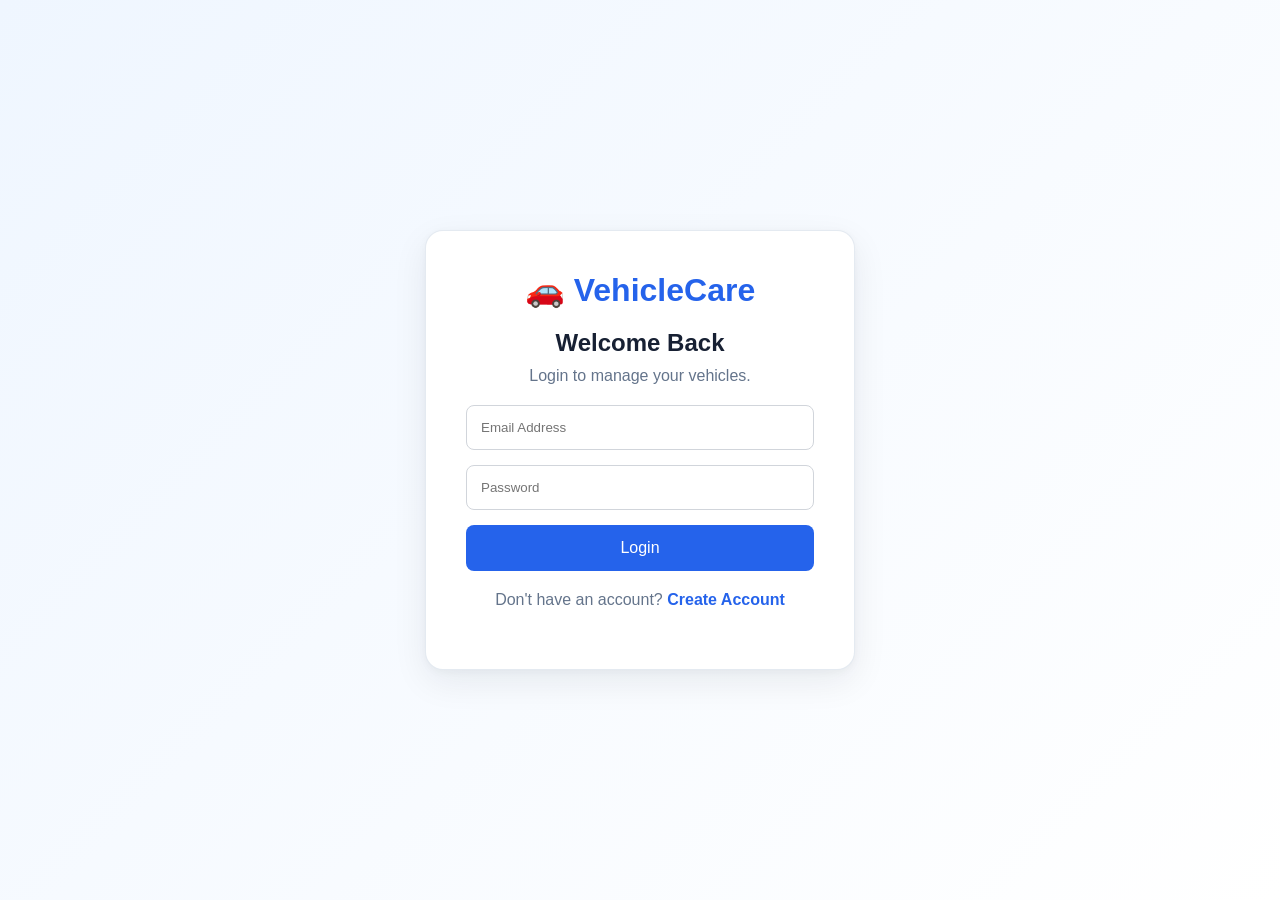
<file: frontend/vehicles.html>
<!DOCTYPE html>
<html lang="en">

<head>

    <meta charset="UTF-8">

    <meta
        name="viewport"
        content="width=device-width, initial-scale=1.0"
    >

    <title>My Vehicles - VehicleCare</title>

    <link
        rel="stylesheet"
        href="css/style.css"
    >

    <style>

        /* ==========================
           VEHICLE SEARCH
           ========================== */

        .vehicle-search-section {
            margin: 25px 0;
        }

        .vehicle-search {
            width: 100%;
            max-width: 600px;
            padding: 14px 18px;
            border: 1px solid #d1d5db;
            border-radius: 12px;
            font-size: 15px;
            box-sizing: border-box;
        }


        /* ==========================
           STATUS
           ========================== */

        .vehicle-status-section {
            margin-top: 20px;
            padding-top: 18px;
            border-top: 1px solid #e5e7eb;
        }

        .vehicle-status-title {
            font-size: 14px;
            font-weight: 700;
            margin-bottom: 12px;
        }

        .vehicle-status-grid {
            display: grid;
            grid-template-columns: repeat(3, 1fr);
            gap: 8px;
        }

        .vehicle-status-item {
            padding: 9px;
            border-radius: 10px;
            text-align: center;
            font-size: 12px;
            font-weight: 700;
        }

        .status-healthy {
            background: #dcfce7;
            color: #166534;
        }

        .status-due {
            background: #fef3c7;
            color: #92400e;
        }

        .status-overdue {
            background: #fee2e2;
            color: #991b1b;
        }

        .status-loading {
            background: #f1f5f9;
            color: #64748b;
        }

        .vehicle-card {
            position: relative;
        }

        .no-search-results {
            width: 100%;
            padding: 40px 20px;
            text-align: center;
        }


        @media (max-width: 700px) {

            .vehicle-status-grid {
                grid-template-columns: 1fr;
            }

        }

    </style>

</head>


<body>


    <!-- NAVBAR -->

    <nav class="navbar">

        <div class="logo">
            🚗 VehicleCare
        </div>

        <div class="nav-links">

            <a href="dashboard.html">
                Dashboard
            </a>

            <button
                type="button"
                onclick="logout()"
            >
                Logout
            </button>

        </div>

    </nav>


    <!-- MAIN -->

    <main class="vehicles-page">


        <!-- HEADER -->

        <div class="page-header">

            <div>

                <p class="tag">
                    VEHICLE MANAGEMENT
                </p>

                <h1>
                    My Vehicles
                </h1>

                <p>
                    Manage all your vehicles in one place.
                </p>

            </div>


            <button
                class="primary-btn"
                type="button"
                onclick="openVehicleForm()"
            >
                + Add Vehicle
            </button>

        </div>


        <!-- SEARCH -->

        <div class="vehicle-search-section">

            <input
                type="search"
                id="vehicleSearch"
                class="vehicle-search"
                placeholder="🔍 Search by vehicle number, make or model..."
                autocomplete="off"
            >

        </div>


        <!-- ADD / EDIT VEHICLE FORM -->

        <div
            id="vehicleForm"
            class="vehicle-form"
            style="display: none;"
        >

            <h2>
                Add Vehicle
            </h2>


            <form id="addVehicleForm">


                <input
                    type="text"
                    id="vehicle_number"
                    placeholder="Vehicle Number (e.g. AP31AB1234)"
                    required
                >


                <input
                    type="text"
                    id="make"
                    placeholder="Vehicle Make (e.g. Honda)"
                    required
                >


                <input
                    type="text"
                    id="model"
                    placeholder="Vehicle Model (e.g. City)"
                    required
                >


                <input
                    type="number"
                    id="manufacturing_year"
                    placeholder="Manufacturing Year"
                    min="1900"
                    max="2100"
                >


                <select id="fuel_type">

                    <option value="">
                        Select Fuel Type
                    </option>

                    <option value="Petrol">
                        Petrol
                    </option>

                    <option value="Diesel">
                        Diesel
                    </option>

                    <option value="Electric">
                        Electric
                    </option>

                    <option value="CNG">
                        CNG
                    </option>

                    <option value="Hybrid">
                        Hybrid
                    </option>

                </select>


                <input
                    type="number"
                    id="current_km"
                    placeholder="Current KM"
                    min="0"
                    value="0"
                >


                <label>
                    Purchase Date
                </label>


                <input
                    type="date"
                    id="purchase_date"
                >


                <div class="form-buttons">

                    <button
                        type="submit"
                        class="primary-btn"
                    >
                        Add Vehicle
                    </button>


                    <button
                        type="button"
                        class="secondary-btn"
                        onclick="closeVehicleForm()"
                    >
                        Cancel
                    </button>

                </div>

            </form>


            <p id="vehicleMessage"></p>

        </div>


        <!-- VEHICLE LIST -->

        <div
            id="vehicleList"
            class="vehicle-grid"
        >

            <p>
                Loading vehicles...
            </p>

        </div>


    </main>


    <script src="js/vehicles.js"></script>

</body>

</html>
</file>
<file: frontend/css/style.css>
* {
    margin: 0;
    padding: 0;
    box-sizing: border-box;
}

body {
    font-family: Arial, sans-serif;
    background: #f8fafc;
    color: #172033;
}

/* NAVBAR */

.navbar {
    height: 70px;
    display: flex;
    align-items: center;
    justify-content: space-between;
    padding: 0 8%;
    background: white;
    border-bottom: 1px solid #e5e7eb;
}

.logo {
    font-size: 22px;
    font-weight: bold;
}

.nav-links {
    display: flex;
    align-items: center;
    gap: 20px;
}

.nav-links a {
    text-decoration: none;
    color: #172033;
}

.nav-links button,
.navbar button {
    border: none;
    background: #2563eb;
    color: white;
    padding: 10px 18px;
    border-radius: 7px;
    cursor: pointer;
}

/* BUTTONS */

.primary-btn {
    display: inline-block;
    background: #2563eb;
    color: white !important;
    padding: 12px 22px;
    border-radius: 8px;
    text-decoration: none;
    border: none;
    cursor: pointer;
}

.secondary-btn {
    display: inline-block;
    background: white;
    color: #2563eb;
    padding: 12px 22px;
    border-radius: 8px;
    border: 1px solid #2563eb;
    text-decoration: none;
    cursor: pointer;
}

/* HERO */

.hero {
    min-height: 550px;
    display: flex;
    align-items: center;
    padding: 60px 8%;
    background: linear-gradient(
        135deg,
        #eff6ff,
        #ffffff
    );
}

.hero-content {
    max-width: 700px;
}

.tag {
    color: #2563eb;
    font-weight: bold;
    margin-bottom: 15px;
}

.hero h1 {
    font-size: 55px;
    line-height: 1.1;
    margin-bottom: 25px;
}

.hero h1 span {
    color: #2563eb;
}

.hero p {
    font-size: 18px;
    line-height: 1.7;
    color: #64748b;
}

.hero-buttons {
    margin-top: 30px;
    display: flex;
    gap: 15px;
}

/* AUTH */

.auth-container {
    min-height: 100vh;
    display: flex;
    justify-content: center;
    align-items: center;
    padding: 20px;
    background: linear-gradient(
        135deg,
        #eff6ff,
        #ffffff
    );
}

.auth-card {
    width: 100%;
    max-width: 430px;
    padding: 40px;
    background: white;
    border-radius: 18px;
    box-shadow: 0 10px 35px rgba(0, 0, 0, 0.08);
    text-align: center;
}

.auth-card h1 {
    color: #2563eb;
    margin-bottom: 20px;
}

.auth-card h2 {
    margin-bottom: 10px;
}

.auth-card p {
    color: #64748b;
    margin-bottom: 20px;
}

.auth-card form {
    display: flex;
    flex-direction: column;
    gap: 15px;
}

.auth-card input {
    width: 100%;
    padding: 14px;
    border: 1px solid #d1d5db;
    border-radius: 8px;
    outline: none;
}

.auth-card input:focus {
    border-color: #2563eb;
}

.auth-card button {
    padding: 14px;
    border: none;
    border-radius: 8px;
    background: #2563eb;
    color: white;
    font-size: 16px;
    cursor: pointer;
}

.auth-card a {
    color: #2563eb;
    text-decoration: none;
    font-weight: bold;
}

/* VEHICLES PAGE */

.vehicles-page {
    min-height: 100vh;
    padding: 60px 8%;
    background: #f8fafc;
}

.page-header {
    display: flex;
    justify-content: space-between;
    align-items: center;
    gap: 30px;
    margin-bottom: 35px;
}

.page-header h1 {
    font-size: 42px;
    margin: 10px 0;
}

.page-header p {
    color: #64748b;
}

/* VEHICLE FORM */

.vehicle-form {
    max-width: 750px;
    background: white;
    padding: 30px;
    margin-bottom: 40px;
    border-radius: 15px;
    border: 1px solid #e5e7eb;
    box-shadow: 0 8px 25px rgba(0, 0, 0, 0.05);
}

.vehicle-form h2 {
    margin-bottom: 25px;
}

.vehicle-form form {
    display: grid;
    grid-template-columns: 1fr 1fr;
    gap: 15px;
}

.vehicle-form input,
.vehicle-form select {
    width: 100%;
    padding: 13px;
    border: 1px solid #d1d5db;
    border-radius: 8px;
    font-size: 15px;
    outline: none;
}

.vehicle-form input:focus,
.vehicle-form select:focus {
    border-color: #2563eb;
}

.vehicle-form label {
    display: flex;
    align-items: center;
    color: #475569;
}

.form-buttons {
    grid-column: 1 / -1;
    display: flex;
    gap: 12px;
    margin-top: 10px;
}

/* VEHICLE CARDS */

.vehicle-grid {
    display: grid;
    grid-template-columns:
        repeat(auto-fit, minmax(280px, 1fr));
    gap: 25px;
}

.vehicle-card {
    background: white;
    padding: 25px;
    border-radius: 15px;
    border: 1px solid #e5e7eb;
    transition: 0.2s ease;
}

.vehicle-card:hover {
    transform: translateY(-4px);
    box-shadow:
        0 12px 30px rgba(0, 0, 0, 0.08);
}

.vehicle-icon {
    font-size: 42px;
    margin-bottom: 10px;
}

.vehicle-card h2 {
    margin-bottom: 5px;
}

.vehicle-number {
    color: #2563eb !important;
    font-weight: bold;
    margin-bottom: 20px;
}

.vehicle-details {
    display: flex;
    flex-direction: column;
    gap: 10px;
    color: #64748b;
    margin-bottom: 20px;
}

.vehicle-actions {
    display: flex;
    gap: 10px;
}

.delete-btn {
    padding: 10px 18px;
    border: none;
    border-radius: 7px;
    background: #fee2e2;
    color: #dc2626;
    cursor: pointer;
    font-weight: bold;
}

.delete-btn:hover {
    background: #fecaca;
}

/* EMPTY VEHICLES */

.empty-state {
    grid-column: 1 / -1;
    background: white;
    padding: 60px 20px;
    text-align: center;
    border-radius: 15px;
    border: 1px solid #e5e7eb;
}

.empty-state p {
    margin: 15px 0 25px;
}

/* FEATURES */

.features {
    padding: 70px 8%;
    text-align: center;
}

.features h2 {
    font-size: 34px;
    margin-bottom: 45px;
}

.feature-container {
    display: grid;
    grid-template-columns:
        repeat(4, 1fr);
    gap: 25px;
}

.feature-card {
    background: white;
    padding: 30px;
    border-radius: 15px;
    border: 1px solid #e5e7eb;
}

.feature-card div {
    font-size: 35px;
    margin-bottom: 15px;
}

.feature-card h3 {
    margin-bottom: 10px;
}

.feature-card p {
    color: #64748b;
    line-height: 1.5;
}

/* FOOTER */

footer {
    text-align: center;
    padding: 25px;
    background: #172033;
    color: white;
}

/* MOBILE */

@media (max-width: 700px) {

    .navbar {
        padding: 0 5%;
    }

    .hero {
        padding: 50px 5%;
    }

    .hero h1 {
        font-size: 40px;
    }

    .page-header {
        flex-direction: column;
        align-items: flex-start;
    }

    .page-header h1 {
        font-size: 34px;
    }

    .vehicle-form form {
        grid-template-columns: 1fr;
    }

    .form-buttons {
        grid-column: auto;
        flex-direction: column;
    }

    .feature-container {
        grid-template-columns: 1fr;
    }

    .vehicle-grid {
        grid-template-columns: 1fr;
    }
}
/* =========================
   VEHICLE DETAILS
========================= */

.vehicle-details-page {
    min-height: 100vh;
    padding: 50px 8%;
    background: #f8fafc;
}

.details-header {
    margin-bottom: 30px;
}

.loading {
    text-align: center;
    padding: 60px;
    color: #64748b;
}

.vehicle-details-card {
    background: white;
    padding: 40px;
    border-radius: 18px;
    border: 1px solid #e5e7eb;
    box-shadow: 0 10px 30px rgba(0, 0, 0, 0.06);
}

.vehicle-large-icon {
    font-size: 70px;
    margin-bottom: 15px;
}

.vehicle-title h1 {
    font-size: 42px;
    margin: 8px 0;
}

.vehicle-title .vehicle-number {
    font-size: 18px;
}

.details-grid {
    display: grid;
    grid-template-columns:
        repeat(3, 1fr);
    gap: 20px;
    margin-top: 35px;
}

.detail-box {
    padding: 22px;
    background: #f8fafc;
    border-radius: 12px;
    border: 1px solid #e5e7eb;
}

.detail-box span {
    display: block;
    color: #64748b;
    margin-bottom: 10px;
}

.detail-box strong {
    font-size: 18px;
}

.details-actions {
    display: flex;
    gap: 15px;
    margin-top: 35px;
}

.coming-soon-card {
    margin-top: 25px;
    background: white;
    padding: 30px;
    border-radius: 15px;
    border: 1px solid #e5e7eb;
}

.coming-soon-card h2 {
    margin-bottom: 10px;
}

.coming-soon-card p {
    color: #64748b;
    margin-bottom: 20px;
}

.error-state {
    text-align: center;
    background: white;
    padding: 60px 20px;
    border-radius: 15px;
}

.error-state h2 {
    margin-bottom: 10px;
}

.error-state p {
    color: #64748b;
    margin-bottom: 25px;
}

@media (max-width: 800px) {

    .vehicle-details-page {
        padding: 40px 5%;
    }

    .vehicle-details-card {
        padding: 25px;
    }

    .vehicle-title h1 {
        font-size: 32px;
    }

    .details-grid {
        grid-template-columns: 1fr;
    }

    .details-actions {
        flex-direction: column;
    }
}
/* =========================
   SERVICES PAGE
========================= */

.services-page {
    min-height: 100vh;
    padding: 60px 8%;
    background: #f8fafc;
}

.section-title {
    margin: 40px 0 25px;
    font-size: 28px;
}

.service-form {
    max-width: 750px;
    background: white;
    padding: 30px;
    margin-bottom: 40px;
    border-radius: 15px;
    border: 1px solid #e5e7eb;
    box-shadow: 0 8px 25px rgba(0, 0, 0, 0.05);
}

.service-form h2 {
    margin-bottom: 25px;
}

.service-form form {
    display: grid;
    grid-template-columns: 1fr 1fr;
    gap: 15px;
}

.service-form input,
.service-form select,
.service-form textarea {
    width: 100%;
    padding: 13px;
    border: 1px solid #d1d5db;
    border-radius: 8px;
    font-size: 15px;
    font-family: inherit;
    outline: none;
}

.service-form input:focus,
.service-form select:focus,
.service-form textarea:focus {
    border-color: #2563eb;
}

.service-form textarea {
    grid-column: 1 / -1;
    resize: vertical;
}

.service-form .form-buttons {
    grid-column: 1 / -1;
}

.service-grid {
    display: grid;
    grid-template-columns:
        repeat(auto-fit, minmax(280px, 1fr));
    gap: 25px;
}

.service-card {
    background: white;
    padding: 25px;
    border-radius: 15px;
    border: 1px solid #e5e7eb;
    transition: 0.2s ease;
}

.service-card:hover {
    transform: translateY(-3px);
    box-shadow:
        0 10px 25px rgba(0, 0, 0, 0.07);
}

.service-icon {
    font-size: 38px;
    margin-bottom: 10px;
}

.service-card h3 {
    margin-bottom: 15px;
}

.service-card p {
    color: #64748b;
    margin: 8px 0;
}

.service-card hr {
    border: none;
    border-top: 1px solid #e5e7eb;
    margin: 20px 0;
}

.service-status {
    display: inline-block;
    margin-top: 10px;
    padding: 6px 12px;
    border-radius: 20px;
    background: #dcfce7;
    color: #166534;
    font-size: 13px;
    font-weight: bold;
}

@media (max-width: 700px) {

    .services-page {
        padding: 40px 5%;
    }

    .service-form form {
        grid-template-columns: 1fr;
    }

    .service-form textarea,
    .service-form .form-buttons {
        grid-column: auto;
    }

    .service-grid {
        grid-template-columns: 1fr;
    }
}/* =========================
   SERVICE REMINDER STATUS
========================= */

.service-status {
    display: inline-block;
    margin-top: 10px;
    padding: 7px 14px;
    border-radius: 20px;
    font-size: 13px;
    font-weight: bold;
}

.status-upcoming {
    background: #dcfce7;
    color: #166534;
}

.status-due {
    background: #fef3c7;
    color: #92400e;
}

.status-overdue {
    background: #fee2e2;
    color: #b91c1c;
}
/* =========================
   DASHBOARD
========================= */

.dashboard-page {
    min-height: 100vh;
    padding: 60px 8%;
    background: #f8fafc;
}

.dashboard-header h1 {
    font-size: 46px;
    margin: 10px 0;
}

.dashboard-header h1 span {
    color: #2563eb;
}

.dashboard-header > p:last-child {
    color: #64748b;
    font-size: 18px;
}

.dashboard-actions {
    margin: 30px 0 45px;
}


/* REMINDER SECTION */

.reminder-section h2,
.alerts-section h2 {
    font-size: 28px;
    margin-bottom: 25px;
}

.reminder-grid {
    display: grid;
    grid-template-columns:
        repeat(3, 1fr);
    gap: 25px;
}

.reminder-card {
    display: flex;
    align-items: center;
    gap: 20px;
    padding: 25px;
    background: white;
    border-radius: 15px;
    border: 1px solid #e5e7eb;
}

.reminder-icon {
    font-size: 40px;
}

.reminder-card h3 {
    margin-bottom: 5px;
}

.reminder-card strong {
    display: block;
    font-size: 32px;
}

.reminder-card p {
    margin-top: 5px;
    color: #64748b;
}

.overdue-card {
    border-left: 5px solid #dc2626;
}

.due-card {
    border-left: 5px solid #f59e0b;
}

.upcoming-card {
    border-left: 5px solid #16a34a;
}


/* SERVICE ALERTS */

.alerts-section {
    margin-top: 50px;
}

#serviceAlerts {
    display: flex;
    flex-direction: column;
    gap: 15px;
}

.service-alert {
    display: flex;
    align-items: center;
    gap: 20px;
    padding: 22px;
    background: white;
    border-radius: 12px;
    border: 1px solid #e5e7eb;
}

.alert-icon {
    font-size: 30px;
}

.alert-content {
    flex: 1;
}

.alert-content h3 {
    margin-bottom: 5px;
}

.alert-content p {
    color: #64748b;
    margin: 4px 0;
}

.alert-status {
    padding: 7px 12px;
    border-radius: 20px;
    font-size: 12px;
    font-weight: bold;
}

.alert-status-overdue {
    background: #fee2e2;
    color: #b91c1c;
}

.alert-status-due {
    background: #fef3c7;
    color: #92400e;
}

.alert-overdue {
    border-left: 5px solid #dc2626;
}

.alert-due {
    border-left: 5px solid #f59e0b;
}


/* NO ALERTS */

.no-alerts {
    padding: 45px;
    background: white;
    text-align: center;
    border-radius: 15px;
    border: 1px solid #e5e7eb;
}

.no-alerts div {
    font-size: 40px;
    margin-bottom: 10px;
}

.no-alerts p {
    color: #64748b;
    margin-top: 8px;
}


/* MOBILE */

@media (max-width: 800px) {

    .dashboard-page {
        padding: 40px 5%;
    }

    .dashboard-header h1 {
        font-size: 36px;
    }

    .reminder-grid {
        grid-template-columns: 1fr;
    }

    .service-alert {
        align-items: flex-start;
        flex-direction: column;
    }
}
/* ==========================
   DASHBOARD STATUS CARDS
   ========================== */

.dashboard-status-section {
    margin-top: 30px;
}

.dashboard-status-section h2 {
    margin-bottom: 18px;
}

.dashboard-status-grid {
    display: grid;
    grid-template-columns:
        repeat(4, minmax(0, 1fr));
    gap: 18px;
}

.dashboard-status-card {
    background: #ffffff;
    border: 1px solid #e5e7eb;
    border-radius: 16px;
    padding: 22px;
    display: flex;
    align-items: center;
    gap: 16px;
    cursor: pointer;
    transition:
        transform 0.2s ease,
        box-shadow 0.2s ease;
}

.dashboard-status-card:hover {
    transform: translateY(-3px);
    box-shadow:
        0 8px 24px rgba(0, 0, 0, 0.08);
}

.dashboard-status-icon {
    font-size: 32px;
    min-width: 48px;
}

.dashboard-status-content {
    min-width: 0;
}

.dashboard-status-content h3 {
    margin: 0 0 5px;
    font-size: 16px;
}

.dashboard-status-content strong {
    display: block;
    font-size: 28px;
    margin-bottom: 3px;
}

.dashboard-status-content p {
    margin: 0;
    color: #64748b;
    font-size: 13px;
}


/* ==========================
   RESPONSIVE
   ========================== */

@media (max-width: 1000px) {

    .dashboard-status-grid {
        grid-template-columns:
            repeat(2, minmax(0, 1fr));
    }

}


@media (max-width: 600px) {

    .dashboard-status-grid {
        grid-template-columns: 1fr;
    }

}


/* =========================================================
   VEHICLECARE — PREMIUM POLISH PATCH
   Append this AFTER your existing style.css.
   Keeps the original VehicleCare layout and colors.
   ========================================================= */

/* ---------- Global polish ---------- */

body {
    background:
        radial-gradient(circle at 100% 0%, rgba(37, 99, 235, .035), transparent 28%),
        #f8fafc;
    -webkit-font-smoothing: antialiased;
}

button,
a,
input,
select,
textarea {
    transition:
        transform .18s ease,
        box-shadow .18s ease,
        border-color .18s ease,
        background-color .18s ease,
        color .18s ease;
}

/* ---------- Navbar ---------- */

.navbar {
    position: sticky;
    top: 0;
    z-index: 1000;
    background: rgba(255, 255, 255, .94);
    backdrop-filter: blur(12px);
    -webkit-backdrop-filter: blur(12px);
    box-shadow: 0 2px 14px rgba(15, 23, 42, .045);
}

.logo {
    letter-spacing: -.3px;
}

.nav-links a {
    position: relative;
    font-weight: 600;
}

.nav-links a::after {
    content: "";
    position: absolute;
    left: 14px;
    right: 14px;
    bottom: 2px;
    height: 2px;
    border-radius: 10px;
    background: #2563eb;
    transform: scaleX(0);
    transform-origin: center;
    transition: transform .18s ease;
}

.nav-links a:hover::after {
    transform: scaleX(1);
}

.nav-links button,
.navbar button {
    box-shadow: 0 5px 14px rgba(37, 99, 235, .14);
}

.nav-links button:hover,
.navbar button:hover {
    transform: translateY(-1px);
    box-shadow: 0 8px 18px rgba(37, 99, 235, .2);
}

/* ---------- Buttons ---------- */

.primary-btn {
    box-shadow: 0 5px 14px rgba(37, 99, 235, .16);
    font-weight: 700;
}

.primary-btn:hover {
    transform: translateY(-2px);
    box-shadow: 0 9px 22px rgba(37, 99, 235, .23);
}

.secondary-btn:hover {
    background: #eff6ff;
    transform: translateY(-1px);
    box-shadow: 0 5px 14px rgba(37, 99, 235, .08);
}

.delete-btn:hover {
    transform: translateY(-1px);
    box-shadow: 0 5px 14px rgba(220, 38, 38, .10);
}

/* ---------- Tags ---------- */

.tag {
    display: inline-flex;
    align-items: center;
    gap: 7px;
    letter-spacing: .9px;
    text-transform: uppercase;
    font-size: 11px;
}

.tag::before {
    content: "";
    width: 6px;
    height: 6px;
    border-radius: 50%;
    background: #2563eb;
    box-shadow: 0 0 0 4px #dbeafe;
}

/* ---------- Hero ---------- */

.hero {
    position: relative;
    overflow: hidden;
}

.hero::before {
    content: "";
    position: absolute;
    width: 340px;
    height: 340px;
    right: -110px;
    top: -110px;
    border-radius: 50%;
    background: rgba(37, 99, 235, .055);
    pointer-events: none;
}

.hero-content {
    position: relative;
    z-index: 1;
}

.hero h1 {
    letter-spacing: -1.4px;
}

.hero p {
    max-width: 650px;
}

/* ---------- Auth ---------- */

.auth-card {
    border: 1px solid rgba(226, 232, 240, .9);
    box-shadow:
        0 12px 35px rgba(15, 23, 42, .075),
        0 2px 8px rgba(15, 23, 42, .035);
}

.auth-card input {
    transition:
        border-color .18s ease,
        box-shadow .18s ease,
        transform .18s ease;
}

.auth-card input:focus {
    border-color: #60a5fa;
    box-shadow: 0 0 0 4px rgba(37, 99, 235, .10);
}

.auth-card button:hover {
    transform: translateY(-1px);
    box-shadow: 0 8px 20px rgba(37, 99, 235, .2);
}

/* ---------- Page headers ---------- */

.page-header {
    position: relative;
}

.page-header h1,
.dashboard-header h1 {
    letter-spacing: -1px;
}

/* ---------- Forms ---------- */

.vehicle-form,
.service-form {
    border-color: #e2e8f0;
    box-shadow:
        0 8px 25px rgba(15, 23, 42, .045),
        0 1px 3px rgba(15, 23, 42, .025);
}

.vehicle-form input,
.vehicle-form select,
.service-form input,
.service-form select,
.service-form textarea {
    background: #fff;
    transition:
        border-color .18s ease,
        box-shadow .18s ease,
        background-color .18s ease;
}

.vehicle-form input:hover,
.vehicle-form select:hover,
.service-form input:hover,
.service-form select:hover,
.service-form textarea:hover {
    border-color: #94a3b8;
}

.vehicle-form input:focus,
.vehicle-form select:focus,
.service-form input:focus,
.service-form select:focus,
.service-form textarea:focus {
    border-color: #60a5fa;
    box-shadow: 0 0 0 4px rgba(37, 99, 235, .09);
}

/* ---------- Vehicle cards ---------- */

.vehicle-card {
    box-shadow:
        0 2px 8px rgba(15, 23, 42, .025);
}

.vehicle-card:hover {
    border-color: #bfdbfe;
    transform: translateY(-5px);
    box-shadow:
        0 14px 32px rgba(15, 23, 42, .085);
}

.vehicle-icon {
    display: inline-flex;
    align-items: center;
    justify-content: center;
    width: 58px;
    height: 58px;
    border-radius: 16px;
    background: linear-gradient(135deg, #eff6ff, #dbeafe);
    font-size: 34px;
}

.vehicle-card h2 {
    letter-spacing: -.3px;
}

.vehicle-actions {
    flex-wrap: wrap;
}

/* ---------- Vehicle details ---------- */

.vehicle-details-card {
    position: relative;
    overflow: hidden;
    box-shadow:
        0 12px 32px rgba(15, 23, 42, .06);
}

.vehicle-details-card::before {
    content: "";
    position: absolute;
    left: 0;
    right: 0;
    top: 0;
    height: 4px;
    background: linear-gradient(90deg, #2563eb, #60a5fa);
}

.vehicle-large-icon {
    display: inline-flex;
    align-items: center;
    justify-content: center;
    width: 78px;
    height: 78px;
    border-radius: 22px;
    background: linear-gradient(135deg, #eff6ff, #dbeafe);
}

.detail-box {
    transition:
        transform .18s ease,
        border-color .18s ease,
        box-shadow .18s ease;
}

.detail-box:hover {
    transform: translateY(-2px);
    border-color: #bfdbfe;
    box-shadow: 0 6px 18px rgba(15, 23, 42, .045);
}

/* ---------- Service cards ---------- */

.service-card {
    box-shadow:
        0 2px 8px rgba(15, 23, 42, .025);
}

.service-card:hover {
    border-color: #bfdbfe;
    transform: translateY(-4px);
    box-shadow:
        0 12px 28px rgba(15, 23, 42, .075);
}

.service-icon {
    display: inline-flex;
    align-items: center;
    justify-content: center;
    width: 54px;
    height: 54px;
    border-radius: 15px;
    background: #eff6ff;
}

/* ---------- Dashboard ---------- */

.dashboard-page {
    position: relative;
}

.dashboard-header {
    position: relative;
}

.dashboard-header h1 {
    letter-spacing: -1.2px;
}

.dashboard-actions {
    display: flex;
    flex-wrap: wrap;
    gap: 12px;
}

/* Reminder cards */

.reminder-card {
    position: relative;
    overflow: hidden;
    box-shadow:
        0 2px 8px rgba(15, 23, 42, .025);
    transition:
        transform .18s ease,
        box-shadow .18s ease,
        border-color .18s ease;
}

.reminder-card::after {
    content: "";
    position: absolute;
    width: 90px;
    height: 90px;
    right: -45px;
    bottom: -45px;
    border-radius: 50%;
    background: rgba(37, 99, 235, .025);
    pointer-events: none;
}

.reminder-card:hover {
    transform: translateY(-4px);
    box-shadow: 0 12px 28px rgba(15, 23, 42, .075);
}

.reminder-icon {
    display: inline-flex;
    align-items: center;
    justify-content: center;
    width: 56px;
    height: 56px;
    border-radius: 16px;
}

.overdue-card .reminder-icon {
    background: #fef2f2;
}

.due-card .reminder-icon {
    background: #fffbeb;
}

.upcoming-card .reminder-icon {
    background: #f0fdf4;
}

/* Service alerts */

.service-alert {
    box-shadow: 0 2px 8px rgba(15, 23, 42, .025);
    transition:
        transform .18s ease,
        box-shadow .18s ease,
        border-color .18s ease;
}

.service-alert:hover {
    transform: translateY(-2px);
    box-shadow: 0 9px 22px rgba(15, 23, 42, .06);
}

.alert-icon {
    display: inline-flex;
    align-items: center;
    justify-content: center;
    width: 48px;
    height: 48px;
    border-radius: 14px;
}

.alert-overdue .alert-icon {
    background: #fef2f2;
}

.alert-due .alert-icon {
    background: #fffbeb;
}

/* ---------- Dashboard status cards ---------- */

.dashboard-status-card {
    box-shadow: 0 2px 8px rgba(15, 23, 42, .025);
}

.dashboard-status-card:hover {
    border-color: #bfdbfe;
    box-shadow: 0 10px 25px rgba(15, 23, 42, .075);
}

.dashboard-status-icon {
    display: inline-flex;
    align-items: center;
    justify-content: center;
    width: 52px;
    height: 52px;
    border-radius: 15px;
    background: #eff6ff;
}

/* ---------- Empty/error states ---------- */

.empty-state,
.error-state,
.no-alerts {
    box-shadow: 0 4px 14px rgba(15, 23, 42, .035);
}

.empty-state:hover,
.error-state:hover {
    border-color: #bfdbfe;
}

/* ---------- Accessibility ---------- */

button:focus-visible,
a:focus-visible,
input:focus-visible,
select:focus-visible,
textarea:focus-visible {
    outline: 3px solid rgba(37, 99, 235, .18);
    outline-offset: 2px;
}

/* ---------- Smooth loading ---------- */

@keyframes vehiclecare-fade-up {
    from {
        opacity: 0;
        transform: translateY(7px);
    }
    to {
        opacity: 1;
        transform: translateY(0);
    }
}

.vehicle-card,
.service-card,
.reminder-card,
.service-alert,
.dashboard-status-card {
    animation: vehiclecare-fade-up .35s ease both;
}

/* ---------- Mobile polish ---------- */

@media (max-width: 700px) {

    .navbar {
        min-height: 64px;
    }

    .nav-links {
        gap: 10px;
    }

    .nav-links a {
        font-size: 14px;
    }

    .hero h1 {
        letter-spacing: -.8px;
    }

    .vehicle-actions,
    .details-actions,
    .form-buttons {
        gap: 9px;
    }

    .vehicle-actions .primary-btn,
    .vehicle-actions .secondary-btn,
    .vehicle-actions .delete-btn {
        flex: 1;
        text-align: center;
    }

    .dashboard-header h1 {
        letter-spacing: -.7px;
    }

    .reminder-card {
        padding: 21px;
    }

    .service-alert {
        box-shadow: 0 2px 8px rgba(15, 23, 42, .035);
    }
}

@media (prefers-reduced-motion: reduce) {
    *,
    *::before,
    *::after {
        animation-duration: .01ms !important;
        animation-iteration-count: 1 !important;
        transition-duration: .01ms !important;
        scroll-behavior: auto !important;
    }
}
</file>
